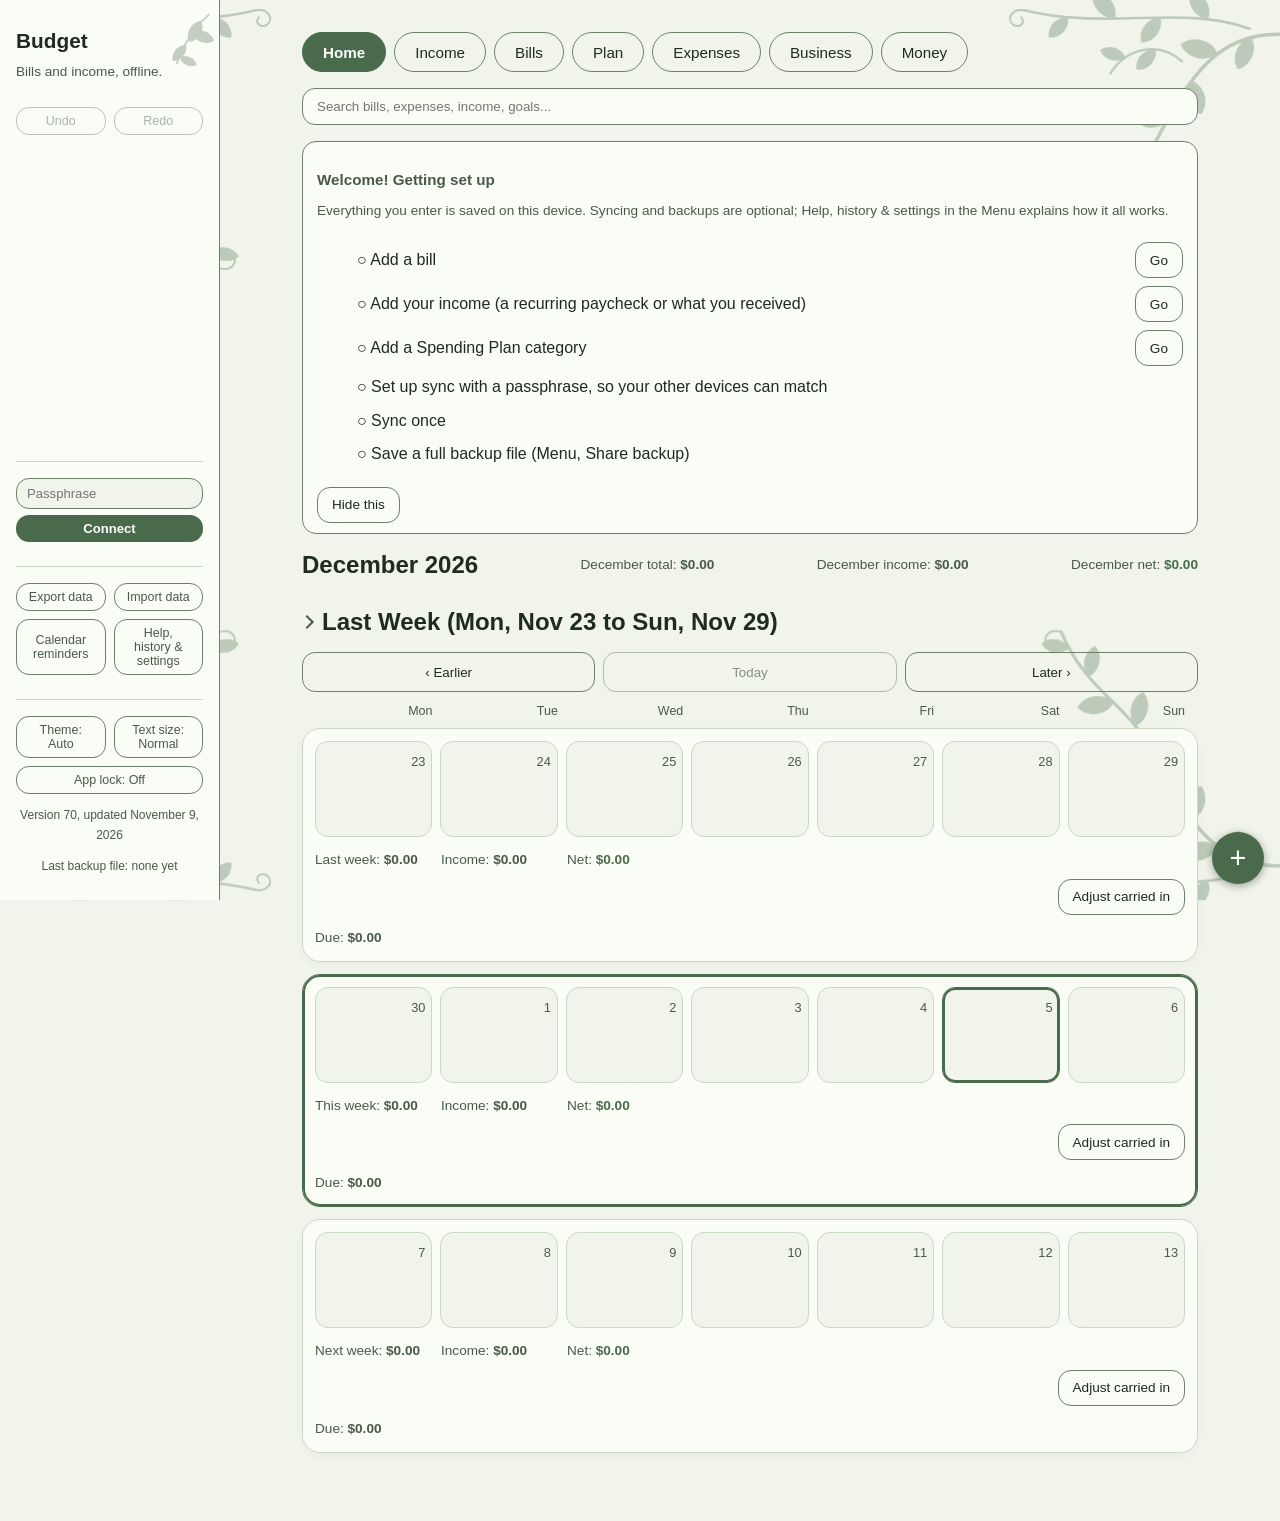
<file: index.html>
<!DOCTYPE html>
<html lang="en">
<head>
<meta charset="UTF-8">
<meta name="viewport" content="width=device-width, initial-scale=1.0">
<title>Budget</title>
<!-- Applies a Light/Dark theme chosen in the Menu before the page paints, so it does not flash. -->
<script>
try { var t = localStorage.getItem('budgetApp.theme.v1'); if (t === 'light' || t === 'dark') document.documentElement.setAttribute('data-theme', t); } catch (e) { /* storage unavailable: follow the device */ }
// The text size chosen in the Menu (Large or Largest) is applied before the page paints too.
try { var sz = localStorage.getItem('budgetApp.textSize.v1'); if (sz === 'large' || sz === 'xlarge') document.documentElement.setAttribute('data-text', sz); } catch (e) { /* storage unavailable: normal size */ }
// If an app lock is set, start locked (the lock screen is shown by CSS until the PIN is entered).
try { if (localStorage.getItem('budgetApp.lock.v1')) document.documentElement.setAttribute('data-locked', '1'); } catch (e) { /* storage unavailable: no lock */ }
</script>
<link rel="stylesheet" href="style.css">
<link rel="manifest" href="manifest.json">
<link rel="icon" type="image/png" href="icons/apple-touch-icon.png">
<link rel="apple-touch-icon" sizes="180x180" href="icons/apple-touch-icon.png">
<meta name="mobile-web-app-capable" content="yes">
<meta name="apple-mobile-web-app-capable" content="yes">
<meta name="apple-mobile-web-app-title" content="Budget">
<meta name="apple-mobile-web-app-status-bar-style" content="black-translucent">
<meta name="theme-color" content="#4A6B4B">
</head>
<body>
<!-- App shell: the Menu (sidebar) on the left, the Budget on the right. -->
<div class="app-shell">
  <!-- Menu: app title, undo/redo, then sync and backup controls. On phones it collapses behind the Menu button. -->
  <nav class="sidebar" id="sidebar-nav-content" aria-label="Menu">
    <div class="sidebar-header">
      <div class="header-title">
        <h1>Budget</h1>
        <p class="tagline">Bills and income, offline.</p>
        <!-- Phones only: the sync state in a few words, filled by updateQuickSync (shown once sync is set up). -->
        <p class="quick-sync-note" id="quick-sync-note" role="status" hidden></p>
      </div>
      <div class="header-actions">
        <!-- Phones only: Sync now without opening the Menu (shown once sync is set up). -->
        <button type="button" id="quick-sync-btn" class="quick-sync-btn" title="Sync now" hidden>Sync</button>
        <button type="button" id="sidebar-toggle" class="sidebar-toggle" aria-expanded="false" aria-controls="sidebar-nav-content">
          <span class="sidebar-toggle-icon" aria-hidden="true"></span>
          Menu
        </button>
      </div>
    </div>
    <!-- Undo/redo for the last add, edit, delete or Mark paid; enabled and labelled by app.js. -->
    <div class="undo-redo-panel">
      <button type="button" id="undo-btn" disabled>Undo</button>
      <button type="button" id="redo-btn" disabled>Redo</button>
    </div>

    <!-- Sync area: status line with Sync now / Change buttons, an unsynced-changes note, and the
         passphrase form shown until sync is set up. Sync only runs when the user asks. -->
    <div class="sync-panel">
      <div class="sync-status" id="sync-status" hidden>
        <span class="sync-status-text" id="sync-status-text" role="status">Sync not set up</span>
        <button type="button" class="sync-change-btn" id="sync-now-btn">Sync now</button>
        <button type="button" class="sync-change-btn" id="sync-change-btn">Change</button>
      </div>
      <p class="sync-pending" id="sync-pending" role="status" hidden></p>
      <div id="sync-setup" hidden>
        <form id="sync-setup-form" class="sync-setup-form">
          <input type="password" id="sync-token-input" placeholder="Passphrase" required aria-label="Sync passphrase">
          <button type="submit">Connect</button>
        </form>
      </div>
    </div>

    <!-- Backup area: export all data to a JSON file, or import one back (import merges, never wipes). -->
    <div class="data-io">
      <div class="data-io-buttons">
        <button type="button" id="export-data-btn" class="data-io-btn">Export data</button>
        <button type="button" id="import-data-btn" class="data-io-btn">Import data</button>
        <!-- Only shown where the browser can share a file (most phones); app.js decides. -->
        <button type="button" id="share-data-btn" class="data-io-btn" hidden>Share backup</button>
        <button type="button" id="calendar-export-btn" class="data-io-btn" title="Download a calendar file with your bills, to add reminders to your phone's calendar">Calendar reminders</button>
        <button type="button" id="more-btn" class="data-io-btn">Help, history &amp; settings</button>
      </div>
      <input type="file" id="import-file-input" accept="application/json,.json" aria-label="Choose a backup file to import" hidden>
      <p class="sync-status-text data-io-status" id="data-io-status" role="status" hidden></p>
      <!-- Check first: what a chosen backup file would do, before anything is saved (showImportPreview). -->
      <div class="import-preview" id="import-preview" hidden>
        <p class="stats-line">Check first: nothing is saved until you tap Import.</p>
        <ul class="flat-list" id="import-preview-list"></ul>
        <button type="button" id="import-preview-btn" class="small-btn">Import</button>
        <button type="button" id="import-cancel-btn" class="small-btn">Cancel</button>
      </div>
    </div>

    <!-- Menu footer: Theme (Auto / Light / Dark), Text size, App lock and Lock now buttons, and the app version; labels filled by app.js. -->
    <div class="data-io">
      <div class="data-io-buttons">
        <button type="button" id="theme-btn" class="data-io-btn">Theme: Auto</button>
        <button type="button" id="text-size-btn" class="data-io-btn">Text size: Normal</button>
        <button type="button" id="lock-btn" class="data-io-btn">App lock: Off</button>
        <button type="button" id="lock-now-btn" class="data-io-btn" hidden>Lock now</button>
      </div>
      <p class="app-version" id="app-version"></p>
      <p class="app-version" id="last-backup"></p>
    </div>
  </nav>

  <!-- Main content: the Budget, which starts with the bills banner and the backup reminders. -->
  <main class="content">
    <!-- The tabs. On a phone this is a bar along the bottom of the screen; on wide screens, pills above the page. -->
    <nav class="tabbar" id="tabbar" aria-label="Sections">
      <button type="button" class="tabbar-btn" data-tab="home" aria-current="page">Home</button>
      <button type="button" class="tabbar-btn" data-tab="income">Income</button>
      <button type="button" class="tabbar-btn" data-tab="bills">Bills</button>
      <button type="button" class="tabbar-btn" data-tab="plan">Plan</button>
      <button type="button" class="tabbar-btn" data-tab="expenses">Expenses</button>
      <button type="button" class="tabbar-btn" data-tab="business">Business</button>
      <button type="button" class="tabbar-btn" data-tab="money">Money</button>
    </nav>

    <!-- The seven tabs live in this section (Home, Income, Bills, Plan, Expenses, Business, Money); showTab shows one and hides the rest
         with the hidden attribute. renderBudget redraws all of them (renderBudgetCalendar, renderPayPeriod,
         renderPaidHistory, renderBudgetList, renderRecurringIncomeList, the income lists, renderPlan, renderGuesses,
         renderGoals and renderExpenses); each tab shows its own part. -->
    <section class="collection" id="budget-collection">
      <!-- Shown while the device has no connection (updateOfflineNote). -->
      <div class="offline-note" id="offline-note" role="status" hidden>You are offline. Everything still works and is saved on this device; Sync waits until you are back online.</div>
      <!-- Shown when a newer copy of the app has been installed in the background; Update now reloads into it. -->
      <div class="reminder-banner update-banner" id="update-banner" role="status" hidden>
        <span class="reminder-banner-text">A new version of Budget is ready.</span>
        <button type="button" id="update-now-btn" class="reminder-banner-btn">Update now</button>
      </div>
      <!-- Banner for bills due within a couple of days or overdue (autopay bills are never counted as overdue); filled by renderReminderBanner. -->
      <div class="reminder-banner" id="reminder-banner" role="status" hidden>
        <span class="reminder-banner-text" id="reminder-banner-text"></span>
        <button type="button" id="reminder-banner-dismiss" class="reminder-banner-btn" aria-label="Dismiss reminder">&times;</button>
        <!-- One Mark paid button per bill listed (the first few); filled by renderReminderBanner. -->
        <div class="reminder-banner-actions" id="reminder-banner-actions"></div>
      </div>

      <!-- Reminders to download a full backup or to sync; filled by renderBackupNotes. -->
      <div id="backup-notes" hidden></div>

      <!-- The tabs. Home: the calendar and its week totals. -->
      <div class="tab-panel" id="tab-home">
        <!-- Search across bills, expenses, income, goals and the rest; each match has a button that opens its tab (renderSearchResults). -->
        <div class="home-search">
          <input type="search" id="global-search-input" autocomplete="off" placeholder="Search bills, expenses, income, goals..." aria-label="Search everything">
          <p class="stats-line" id="search-note" hidden></p>
          <ul class="flat-list" id="search-results"></ul>
        </div>

        <!-- A short list of first steps, shown until every one is done or it is closed on this device (renderSetupChecklist). -->
        <div class="setup-checklist" id="setup-checklist" hidden>
          <h3 class="chart-title">Welcome! Getting set up</h3>
          <p class="stats-line">Everything you enter is saved on this device. Syncing and backups are optional; Help, history &amp; settings in the Menu explains how it all works.</p>
          <ul class="flat-list" id="setup-list"></ul>
          <button type="button" class="small-btn" id="setup-close-btn">Hide this</button>
        </div>
        <div class="collection-toolbar">
          <h2 id="budget-month-label">This month</h2>
          <p class="budget-month-total" id="budget-month-total"></p>
          <p class="budget-month-income-total" id="budget-month-income-total"></p>
          <p class="budget-month-net-total" id="budget-month-net-total"></p>
          <p class="budget-month-spent-total" id="budget-month-spent-total" hidden></p>
          <p class="budget-month-after-spending-total" id="budget-month-after-spending-total" hidden></p>
          <p class="budget-month-left-total" id="budget-month-left-total" hidden></p>
          <p class="budget-month-adjusted" id="budget-month-adjusted" hidden></p>
          <p class="budget-month-adjusted" id="home-week-line" hidden></p>
        </div>

        <!-- Savings goals on Home: each with its progress and a box to add savings in one step (renderGoalsOnHome); the full goal (costs, history, edit) is on the Plan tab. -->
        <div class="home-goals" id="home-goals" hidden>
          <h3 class="chart-title">Savings goals</h3>
          <ul class="card-list flat-list" id="home-goal-list"></ul>
        </div>

        <details class="fold" id="fold-weekly-review">
          <summary class="fold-summary"><h2 id="review-heading">Last Week</h2></summary>
          <ul class="flat-list" id="review-list"></ul>
        </details>

        <!-- Slide the three weeks shown earlier or later; Today brings them back (the totals above stay this month's). -->
        <div class="calendar-nav">
          <button type="button" class="calendar-nav-btn" id="calendar-prev" aria-label="Show earlier weeks">&lsaquo; Earlier</button>
          <button type="button" class="calendar-nav-btn" id="calendar-today" disabled>Today</button>
          <button type="button" class="calendar-nav-btn" id="calendar-next" aria-label="Show later weeks">Later &rsaquo;</button>
        </div>

        <div class="budget-calendar" id="budget-calendar">
          <div class="budget-weekday-row">
            <span>Mon</span><span>Tue</span><span>Wed</span><span>Thu</span>
            <span>Fri</span><span>Sat</span><span>Sun</span>
          </div>
        </div>

      </div>

      <!-- Income: the current pay period, income received, projected income, and the recurring income sources.
           The Today buttons: data-date-input names the date box each one fills (wired in app.js). Date boxes accept
           the years 1990-2100, so a mistyped year is refused (isReasonableDateKey). -->
      <div class="tab-panel" id="tab-income" hidden>
        <details class="fold" id="fold-pay-period" open>
          <summary class="fold-summary"><h2>Current Pay Period</h2></summary>
          <form id="payday-settings-form" class="add-form">
            <label class="date-field">A recent payday
              <input type="date" id="payday-date-input" min="1990-01-01" max="2100-12-31" aria-label="A recent payday">
            </label>
            <select id="payday-frequency-input" aria-label="Pay frequency">
              <option value="weekly">Weekly</option>
              <option value="biweekly" selected>Biweekly</option>
              <option value="monthly">Monthly</option>
            </select>
            <button type="submit">Save</button>
          </form>
          <!-- Says where the payday schedule came from when it was taken from Recurring Income; filled by renderPayPeriod. -->
          <p class="stats-line" id="pay-period-source" hidden></p>
          <p class="stats-line" id="pay-period-summary"></p>
          <p class="stats-line" id="pay-period-income-total"></p>
          <p class="stats-line" id="pay-period-net-total"></p>
          <p class="stats-line" id="pay-period-spent-total" hidden></p>
          <p class="stats-line" id="pay-period-after-spending-total" hidden></p>
          <p class="stats-line" id="pay-period-next"></p>
          <p class="stats-line" id="pay-period-left"></p>
          <ul class="card-list flat-list" id="pay-period-bills-list"></ul>
          <p class="empty-state" id="pay-period-empty-state" hidden>No bills due in this pay period.</p>
        </details>

        <details class="fold" id="fold-received-income" open>
          <summary class="fold-summary"><h2>Income Received</h2></summary>
          <p class="stats-line">Extra income you actually received (a refund, a side payment); regular paychecks go in Recurring Income below. Each day holds one entry per source. It counts in that week's and month's Income and Net, and replaces any projection for the same day.</p>
          <!-- One tap adds a repeat amount from a source for today (renderIncomeQuickAdd). -->
          <div class="income-quick" id="income-quick" hidden>
            <p class="stats-line">Quick Add for today:</p>
            <div id="income-quick-list"></div>
          </div>
          <form id="received-income-add-form" class="add-form add-form-stacked">
            <label class="date-field">Date
              <input type="date" id="received-income-date-input" min="1990-01-01" max="2100-12-31" required aria-label="Date the income was received">
            </label>
            <button type="button" class="today-btn" data-date-input="received-income-date-input">Today</button>
            <input type="number" inputmode="decimal" step="any" id="received-income-amount-input" placeholder="Amount received" required aria-label="Amount received">
            <input type="text" id="received-income-source-input" list="income-source-options" maxlength="60" placeholder="Source (choose or type, optional)" autocomplete="off" aria-label="Source of the income">
            <p class="form-error" id="received-income-form-error" hidden></p>
            <button type="submit">Add income</button>
          </form>
          <ul class="card-list flat-list" id="received-income-list"></ul>
          <p class="empty-state" id="received-income-empty-state" hidden>No income entered yet. <button type="button" class="small-btn empty-add" data-add-tab="income" data-add-target="received-income-amount-input">Add one now</button></p>
        </details>

        <details class="fold" id="fold-projected-income" open>
          <summary class="fold-summary"><h2>Projected Income</h2></summary>
          <p class="stats-line">Money you expect to receive on a day, for today or later. It shows in that week's Projected lines until you enter real income for the day.</p>
          <form id="projected-income-add-form" class="add-form add-form-stacked">
            <label class="date-field">Date
              <input type="date" id="projected-income-date-input" min="1990-01-01" max="2100-12-31" required aria-label="Date of the projected income">
            </label>
            <button type="button" class="today-btn" data-date-input="projected-income-date-input">Today</button>
            <input type="number" inputmode="decimal" step="any" id="projected-income-amount-input" placeholder="Amount you expect" required aria-label="Projected amount">
            <input type="text" id="projected-income-source-input" list="income-source-options" maxlength="60" placeholder="Source (choose or type, optional)" autocomplete="off" aria-label="Source of the projected income">
            <p class="form-error" id="projected-income-form-error" hidden></p>
            <button type="submit">Add projected income</button>
          </form>
          <p class="stats-line" id="projected-income-summary"></p>
          <ul class="card-list flat-list" id="projected-income-list"></ul>
          <p class="empty-state" id="projected-income-empty-state" hidden>No projected income coming up.</p>
        </details>

        <details class="fold" id="fold-planner">
          <summary class="fold-summary"><h2>Paycheck Planner</h2></summary>
          <p class="stats-line">How one paycheck could be divided until the next one: the bills that come due, your Spending Plan for those days, and what to put toward savings goals that have a date. What is left is yours.</p>
          <select id="planner-source-input" aria-label="Which paycheck to plan"></select>
          <p class="stats-line" id="planner-note"></p>
          <ul class="flat-list" id="planner-list"></ul>
        </details>

        <details class="fold" id="fold-recurring-income" open>
          <summary class="fold-summary"><h2>Recurring Income</h2></summary>
          <form id="recurring-income-add-form" class="add-form add-form-stacked">
            <input type="text" id="recurring-income-name-input" placeholder="Source name (e.g. Paycheck)" required aria-label="Income source name">
            <input type="number" inputmode="decimal" id="recurring-income-amount-input" placeholder="Amount" min="0.01" step="0.01" required aria-label="Income amount">
            <label class="date-field">First occurrence
              <input type="date" id="recurring-income-startdate-input" min="1990-01-01" max="2100-12-31" required aria-label="First occurrence date">
            </label>
            <select id="recurring-income-frequency-input" aria-label="Frequency">
              <option value="biweekly">Biweekly</option>
              <option value="weekly">Weekly</option>
              <option value="monthly">Monthly</option>
              <option value="yearly">Yearly</option>
            </select>
            <!-- When the income stops (a contract or a job that ends): a last date, or a number of payments that works the date out. -->
            <label class="date-field">Last payday (optional)
              <input type="date" id="recurring-income-enddate-input" min="1990-01-01" max="2100-12-31" aria-label="Last payday">
            </label>
            <input type="number" inputmode="numeric" id="recurring-income-payments-input" min="1" max="999" step="1" placeholder="Or the number of paydays (optional)" aria-label="Number of paydays">
            <input type="text" id="recurring-income-category-input" placeholder="Category (optional)" aria-label="Income category">
            <p class="form-error" id="recurring-income-form-error" hidden></p>
            <button type="submit">Add recurring income</button>
          </form>
          <ul class="card-list flat-list" id="recurring-income-list"></ul>
          <p class="empty-state" id="recurring-income-empty-state" hidden>No recurring income sources yet. <button type="button" class="small-btn empty-add" data-add-tab="income" data-add-target="recurring-income-name-input">Add one now</button></p>
        </details>
      </div>

      <!-- Plan: estimated spending per category (weekly or monthly, business or personal) with weekly and monthly totals,
           then expected one-time costs and savings goals. -->
      <div class="tab-panel" id="tab-plan" hidden>
        <details class="fold" id="fold-plan" open>
          <summary class="fold-summary"><h2>Spending Plan</h2></summary>
          <p class="stats-line">Your estimated spending by category. Each amount is kept in the way you entered it (weekly or monthly) and the other view is worked out from it: weekly &times; 52 &divide; 12 for a month, monthly &times; 12 &divide; 52 for a week. These are estimates, so edit them whenever you have real numbers.</p>
          <label class="check-field"><input type="checkbox" id="plan-scenario-input"> What-if: use each category's what-if amount</label>
          <p class="stats-line" id="plan-total-line"></p>
          <p class="stats-line" id="plan-split-line"></p>
          <p class="stats-line" id="plan-scenario-line"></p>
          <ul class="card-list flat-list" id="plan-list"></ul>
          <p class="sync-status" id="plan-status" hidden></p>
          <p class="empty-state" id="plan-empty-state" hidden>No categories yet. Add one below. <button type="button" class="small-btn empty-add" data-add-tab="plan" data-add-target="plan-name-input">Add one now</button></p>
          <form id="plan-add-form" class="add-form add-form-stacked">
            <input type="text" id="plan-name-input" maxlength="60" placeholder="Category (e.g. Groceries)" required aria-label="Category name">
            <input type="number" inputmode="decimal" id="plan-amount-input" placeholder="Amount" min="0.01" step="0.01" required aria-label="Amount">
            <select id="plan-frequency-input" aria-label="Amount is per">
              <option value="weekly">Per week</option>
              <option value="monthly">Per month</option>
            </select>
            <select id="plan-type-input" aria-label="Business or personal">
              <option value="personal">Personal</option>
              <option value="business">Business</option>
            </select>
            <input type="number" inputmode="decimal" id="plan-alt-input" placeholder="What-if amount (optional, same period)" min="0" step="0.01" aria-label="What-if amount">
            <input type="text" id="plan-notes-input" maxlength="500" placeholder="Notes (optional)" aria-label="Notes">
            <label class="check-field"><input type="checkbox" id="plan-rollover-input"> Carry unspent money forward to the next period</label>
            <p class="form-error" id="plan-form-error" hidden></p>
            <button type="submit">Add category</button>
          </form>
        </details>

        <details class="fold" id="fold-guess" open>
          <summary class="fold-summary"><h2>Expected One-Time Costs</h2></summary>
          <p class="stats-line">Guesses for things you expect to pay in a certain month, like car maintenance. This month's guesses come off "left after plan" on Home. Replace a guess with the real number once you know it.</p>
          <p class="stats-line" id="guess-total-line"></p>
          <ul class="card-list flat-list" id="guess-list"></ul>
          <p class="empty-state" id="guess-empty-state" hidden>No expected costs yet. Add one below. <button type="button" class="small-btn empty-add" data-add-tab="plan" data-add-target="guess-name-input">Add one now</button></p>
          <form id="guess-add-form" class="add-form add-form-stacked">
            <input type="text" id="guess-name-input" maxlength="60" placeholder="What for (e.g. Car maintenance)" required aria-label="What the cost is for">
            <input type="number" inputmode="decimal" id="guess-amount-input" placeholder="Estimated amount" min="0.01" step="0.01" required aria-label="Estimated amount">
            <label class="date-field">Month
              <input type="month" id="guess-month-input" min="1990-01" max="2100-12" required aria-label="Month you expect it">
            </label>
            <input type="text" id="guess-notes-input" maxlength="500" placeholder="Notes (optional)" aria-label="Notes">
            <p class="form-error" id="guess-form-error" hidden></p>
            <button type="submit">Add expected cost</button>
          </form>
        </details>

        <details class="fold" id="fold-goals" open>
          <summary class="fold-summary"><h2>Savings Goals</h2></summary>
          <p class="stats-line">Save up for a large purchase. Add a goal with a target (and a date if you have one), then record each amount you put aside. With a date, the goal shows what to set aside per month to get there.</p>
          <ul class="card-list flat-list" id="goal-list"></ul>
          <p class="empty-state" id="goal-empty-state" hidden>No savings goals yet. Add one below. <button type="button" class="small-btn empty-add" data-add-tab="plan" data-add-target="goal-name-input">Add one now</button></p>
          <form id="goal-add-form" class="add-form add-form-stacked">
            <input type="text" id="goal-name-input" maxlength="60" placeholder="Saving for (e.g. New laptop)" required aria-label="What you are saving for">
            <input type="number" inputmode="decimal" id="goal-target-input" placeholder="Target amount (or split into costs after adding)" min="0.01" step="0.01" required aria-label="Target amount">
            <label class="date-field">Target date (optional)
              <input type="date" id="goal-date-input" min="1990-01-01" max="2100-12-31" aria-label="Target date">
            </label>
            <input type="text" id="goal-notes-input" maxlength="500" placeholder="Notes (optional)" aria-label="Notes">
            <p class="form-error" id="goal-form-error" hidden></p>
            <button type="submit">Add goal</button>
          </form>
        </details>
      </div>

      <!-- Expenses: log what you actually spent, compared with the Spending Plan. -->
      <div class="tab-panel" id="tab-expenses" hidden>
        <details class="fold" id="fold-expense-quick" open>
          <summary class="fold-summary"><h2>Quick Add</h2></summary>
          <p class="stats-line">One tap logs a repeat amount for today. Each category shows the last few different amounts you logged for it.</p>
          <div class="expense-quick-tools">
            <button type="button" class="small-btn" id="expense-quick-edit-btn">Edit amounts</button>
            <button type="button" class="small-btn" id="expense-quick-reset-btn" hidden>Show hidden amounts</button>
          </div>
          <div id="expense-quick-list"></div>
          <p class="empty-state" id="expense-quick-empty" hidden>Log an expense below once and its amounts show up here.</p>
        </details>

        <details class="fold" id="fold-expense-log" open>
          <summary class="fold-summary"><h2>Log an Expense</h2></summary>
          <form id="expense-add-form" class="add-form add-form-stacked">
            <label class="date-field">Date
              <input type="date" id="expense-date-input" min="1990-01-01" max="2100-12-31" required aria-label="Date of the expense">
            </label>
            <button type="button" class="today-btn" data-date-input="expense-date-input">Today</button>
            <input type="number" inputmode="decimal" id="expense-amount-input" placeholder="Amount spent" min="0.01" step="0.01" required aria-label="Amount spent">
            <select id="expense-category-input" aria-label="Spending Plan category"></select>
            <input type="text" id="expense-notes-input" maxlength="200" placeholder="Note (optional, e.g. where)" aria-label="Note">
            <label class="check-field"><input type="checkbox" id="expense-mom-input"> Paid by Mom (it does not come out of my money)</label>
            <p class="form-error" id="expense-form-error" hidden></p>
            <button type="submit">Add expense</button>
          </form>
        </details>

        <details class="fold" id="fold-expense-repeat" open>
          <summary class="fold-summary"><h2>Repeating Expenses</h2></summary>
          <p class="stats-line">Costs that come around again, like a weekly coffee run or a monthly top-up. When one is due, tap Log it to record it (or Skip), so nothing logs itself by mistake.</p>
          <ul class="card-list flat-list" id="repeat-due-list"></ul>
          <ul class="card-list flat-list" id="repeat-list"></ul>
          <p class="empty-state" id="repeat-empty-state" hidden>No repeating expenses yet. Add one below. <button type="button" class="small-btn empty-add" data-add-tab="expenses" data-add-target="repeat-amount-input">Add one now</button></p>
          <form id="repeat-add-form" class="add-form add-form-stacked">
            <select id="repeat-category-input" aria-label="Spending Plan category"></select>
            <input type="number" inputmode="decimal" id="repeat-amount-input" placeholder="Amount each time" min="0.01" step="0.01" required aria-label="Amount each time">
            <select id="repeat-frequency-input" aria-label="How often">
              <option value="weekly">Every week</option>
              <option value="biweekly">Every 2 weeks</option>
              <option value="monthly">Every month</option>
            </select>
            <label class="date-field">First date
              <input type="date" id="repeat-start-input" min="1990-01-01" max="2100-12-31" required aria-label="First date it comes due">
            </label>
            <button type="button" class="today-btn" data-date-input="repeat-start-input">Today</button>
            <input type="text" id="repeat-notes-input" maxlength="200" placeholder="Note (optional)" aria-label="Note">
            <p class="form-error" id="repeat-form-error" hidden></p>
            <button type="submit">Add repeating expense</button>
          </form>
          <!-- Shown after adding a repeating expense or tapping its Add to bills button: offers to put it on the Bills list. -->
          <div id="repeat-bill-prompt" hidden>
            <p class="stats-line" id="repeat-bill-question"></p>
            <form class="add-form" id="repeat-bill-form">
              <label class="date-field">First bill date
                <input type="date" id="repeat-bill-date" min="1990-01-01" max="2100-12-31" aria-label="First bill date">
              </label>
              <button type="submit">Yes, add it</button>
              <button type="button" id="repeat-bill-no">No</button>
            </form>
            <p class="form-error" id="repeat-bill-error" hidden></p>
          </div>
        </details>

        <details class="fold" id="fold-expense-shops">
          <summary class="fold-summary"><h2>Where It Goes</h2></summary>
          <p class="stats-line">This month's biggest shops (from the notes on your expenses, which a Chase import fills in), and any category running well above its usual.</p>
          <ul class="flat-list" id="unusual-list"></ul>
          <ul class="flat-list" id="shop-list"></ul>
          <p class="empty-state" id="shop-empty" hidden>No expenses with a note this month yet.</p>
        </details>

        <details class="fold" id="fold-expense-bank">
          <summary class="fold-summary"><h2>Import from Chase</h2></summary>
          <p class="stats-line">Download your transactions from Chase as a CSV file (sign in to Chase, open the account, choose Download account activity, then CSV) and pick the file here. It is read on this device and never sent anywhere. Money going out is listed so you can give each row a category, and money coming in so you can give each deposit an income source.</p>
          <h3 class="chart-title">Rules</h3>
          <p class="stats-line">A rule gives a category to every row whose description contains some text (for example SHELL means Gas), ahead of what was chosen last time.</p>
          <ul class="card-list flat-list" id="bank-rule-list"></ul>
          <form id="bank-rule-add-form" class="add-form add-form-stacked">
            <input type="text" id="bank-rule-text" maxlength="60" placeholder="Description contains (e.g. SHELL)" required aria-label="Text the description contains">
            <select id="bank-rule-category" aria-label="Category for this rule"></select>
            <p class="form-error" id="bank-rule-error" hidden></p>
            <button type="submit">Add rule</button>
          </form>
          <input type="file" id="bank-file-input" aria-label="Bank transactions file (CSV, text, QFX/OFX or PDF)">
          <label class="stats-line" for="bank-paste-input">Or paste the text copied from a statement (open the PDF, select all, copy):</label>
          <textarea id="bank-paste-input" class="bank-paste" rows="4" aria-label="Text copied from a bank statement"></textarea>
          <button type="button" class="small-btn" id="bank-paste-btn">Read pasted text</button>
          <p class="stats-line" id="bank-summary"></p>
          <div class="bank-bulk" id="bank-balance" hidden>
            <span id="bank-balance-text"></span>
            <select id="bank-balance-account" aria-label="Account to set to this balance"></select>
            <button type="button" class="small-btn" id="bank-balance-btn">Set this account's balance</button>
          </div>
          <div class="bank-bulk" id="bank-bulk" hidden>
            <select id="bank-bulk-category" aria-label="Category for every row that has none"></select>
            <button type="button" class="small-btn" id="bank-bulk-btn">Put every row without a category in this one</button>
          </div>
          <ul class="card-list flat-list" id="bank-list"></ul>
          <h3 class="chart-title" id="bank-income-heading" hidden>Money in</h3>
          <div class="bank-bulk" id="bank-bulk-source-row" hidden>
            <input type="text" id="bank-bulk-source" maxlength="60" list="income-source-options" autocomplete="off" placeholder="Income source (e.g. Paycheck)" aria-label="Income source for every deposit that has none">
            <button type="button" class="small-btn" id="bank-bulk-source-btn">Use this source for every deposit without one</button>
          </div>
          <ul class="card-list flat-list" id="bank-income-list"></ul>
          <button type="button" id="bank-import-btn" hidden disabled>Choose a category or source for at least one row</button>
          <button type="button" class="small-btn" id="bank-undo-btn" hidden>Undo this import</button>
          <p class="sync-status" id="bank-status" hidden></p>
          <!-- Shown when a file's columns are not ones the app knows: pick which column is which (remembered for that bank). -->
          <div class="bank-map" id="bank-map" hidden>
            <p class="stats-line">Choose which column holds each thing in this file:</p>
            <label>Date <select id="bank-map-date"></select></label>
            <label>Description <select id="bank-map-desc"></select></label>
            <label>Amount <select id="bank-map-amount"></select></label>
            <label class="check-field"><input type="checkbox" id="bank-map-invert"> Spending shows as positive numbers</label>
            <button type="button" class="small-btn" id="bank-map-btn">Use these columns</button>
          </div>
        </details>

        <details class="fold" id="fold-expense-summary" open>
          <summary class="fold-summary"><h2>Spent vs Plan</h2></summary>
          <p class="stats-line" id="expense-total-line"></p>
          <p class="stats-line" id="mom-line" hidden></p>
          <ul class="card-list flat-list" id="expense-summary-list"></ul>
          <p class="empty-state" id="expense-summary-empty" hidden>Add categories on the Plan tab, then log expenses against them.</p>
        </details>

        <details class="fold" id="fold-expense-charts">
          <summary class="fold-summary"><h2>Charts</h2></summary>
          <h3 class="chart-title">This month by category</h3>
          <ul class="chart-rows" id="expense-month-chart"></ul>
          <p class="empty-state" id="expense-month-chart-empty" hidden>Nothing spent this month yet.</p>
          <h3 class="chart-title">Last 8 weeks</h3>
          <ol class="chart-columns" id="expense-week-chart"></ol>
        </details>

        <details class="fold" id="fold-expense-recent" open>
          <summary class="fold-summary"><h2>Recent Expenses</h2></summary>
          <div class="expense-filters">
            <select id="expense-filter-category" aria-label="Show category"></select>
            <label class="date-field">From
              <input type="date" id="expense-filter-from" aria-label="Show expenses from this date">
            </label>
            <label class="date-field">To
              <input type="date" id="expense-filter-to" aria-label="Show expenses up to this date">
            </label>
            <input type="search" id="expense-filter-search" placeholder="Search notes" aria-label="Search expense notes">
            <button type="button" class="small-btn" id="expense-filter-clear">Clear</button>
          </div>
          <p class="stats-line" id="expense-filter-total"></p>
          <ul class="card-list flat-list" id="expense-list"></ul>
          <p class="stats-line" id="expense-list-note" hidden></p>
          <p class="empty-state" id="expense-empty-state" hidden>No expenses logged yet. <button type="button" class="small-btn empty-add" data-add-tab="expenses" data-add-target="expense-amount-input">Add one now</button></p>
        </details>
      </div>

      <!-- Business: the bills you pay personally for the business. -->
      <div class="tab-panel" id="tab-business" hidden>
        <details class="fold" id="fold-business-bills" open>
          <summary class="fold-summary"><h2>Business Bills</h2></summary>
          <p class="stats-line">The bills you pay yourself for the business (tick Business when you add or edit a bill): what they cost in an average month, and what is due next. They are ordinary bills everywhere else, so the calendar, the forecast and your totals count them.</p>
          <p class="stats-line" id="business-bill-line"></p>
          <ul class="card-list flat-list" id="business-bill-list"></ul>
          <p class="empty-state" id="business-bill-empty" hidden>No business bills yet. Tick Business on a bill. <button type="button" class="small-btn empty-add" data-add-tab="bills" data-add-target="budget-name-input" data-also="budget-business-input">Add one now</button></p>
        </details>

      </div>

      <!-- Money: accounts and net worth, debt payoff, a cash-flow forecast, month-by-month trends and subscriptions. -->
      <div class="tab-panel" id="tab-money" hidden>
        <details class="fold" id="fold-accounts" open>
          <summary class="fold-summary"><h2>Accounts &amp; Net Worth</h2></summary>
          <p class="stats-line">What you have in each account and what you owe. Edit an account to change its balance whenever you like: each change is kept as a dated entry, so net worth over time builds up. Net worth is what you have minus what you owe.</p>
          <p class="stats-line" id="networth-line"></p>
          <ul class="card-list flat-list" id="account-list"></ul>
          <p class="empty-state" id="account-empty" hidden>No accounts yet. Add one below. <button type="button" class="small-btn empty-add" data-add-tab="money" data-add-target="account-name-input">Add one now</button></p>
          <ul class="flat-list" id="networth-history"></ul>
          <form id="account-add-form" class="add-form add-form-stacked">
            <input type="text" id="account-name-input" maxlength="60" placeholder="Account (e.g. Checking, Car loan)" required aria-label="Account name">
            <select id="account-kind-input" aria-label="Something you have or something you owe">
              <option value="asset">You have this (checking, savings...)</option>
              <option value="debt">You owe this (loan, credit card...)</option>
            </select>
            <input type="number" inputmode="decimal" id="account-balance-input" step="0.01" placeholder="Balance now" required aria-label="Balance now">
            <input type="number" inputmode="decimal" id="account-apr-input" min="0" max="100" step="0.01" placeholder="Interest rate % (debts, optional)" aria-label="Interest rate percent">
            <input type="number" inputmode="decimal" id="account-payment-input" min="0" step="0.01" placeholder="Monthly payment (debts, optional)" aria-label="Monthly payment">
            <p class="form-error" id="account-form-error" hidden></p>
            <button type="submit">Add account</button>
          </form>
          <!-- Shown after adding a debt that has a monthly payment: offers to add that payment to the Bills list. -->
          <div id="debt-bill-prompt" hidden>
            <p class="stats-line" id="debt-bill-question"></p>
            <form class="add-form" id="debt-bill-form">
              <label class="date-field">Next payment date
                <input type="date" id="debt-bill-date" min="1990-01-01" max="2100-12-31" aria-label="Next payment date">
              </label>
              <button type="submit">Yes, add it</button>
              <button type="button" id="debt-bill-no">No</button>
            </form>
            <p class="form-error" id="debt-bill-error" hidden></p>
          </div>
        </details>

        <details class="fold" id="fold-debts" open>
          <summary class="fold-summary"><h2>Debt Payoff</h2></summary>
          <p class="stats-line">When each debt is paid off at its monthly payment, and about how much interest that costs. Type an extra amount to see what paying more would change, or use Pay extra on a debt to take an extra payment off what you owe. To pay a different amount on a chosen day (this month or later), use Change that payment.</p>
          <input type="number" inputmode="decimal" id="debt-extra-input" min="0" step="0.01" placeholder="Extra per month (optional)" aria-label="Extra amount to pay each month">
          <ul class="card-list flat-list" id="debt-list"></ul>
          <p class="empty-state" id="debt-empty" hidden>No debts with a balance. Add an account you owe above.</p>
        </details>

        <details class="fold" id="fold-forecast" open>
          <summary class="fold-summary"><h2>Cash-Flow Forecast</h2></summary>
          <p class="stats-line">The weeks ahead from your recurring income, bills, Spending Plan and expected one-time costs, starting from what your asset accounts hold. This week counts only from today.</p>
          <select id="forecast-weeks-input" aria-label="How many weeks to show">
            <option value="4">Next 4 weeks</option>
            <option value="8" selected>Next 8 weeks</option>
            <option value="12">Next 12 weeks</option>
          </select>
          <p class="stats-line" id="forecast-note"></p>
          <ul class="card-list flat-list" id="forecast-list"></ul>
        </details>

        <details class="fold" id="fold-trends">
          <summary class="fold-summary"><h2>Trends</h2></summary>
          <p class="stats-line">The last twelve months: what came in, what the bills took, what you spent and saved, and what was left. The bar shows bills plus spending against the busiest month.</p>
          <p class="stats-line" id="trend-year-line"></p>
          <ul class="card-list flat-list" id="trend-list"></ul>
        </details>

        <details class="fold" id="fold-report">
          <summary class="fold-summary"><h2>Printable Report</h2></summary>
          <p class="stats-line">A one-page summary of a period (income, bills, spending by category, business and personal, savings, net worth) to print or save as a PDF from your phone's print screen.</p>
          <select id="report-period-input" aria-label="Period for the report"></select>
          <button type="button" id="report-btn">Open the report to print</button>
        </details>

        <details class="fold" id="fold-subscriptions">
          <summary class="fold-summary"><h2>Subscriptions &amp; Repeating Bills</h2></summary>
          <p class="stats-line">Every repeating bill with what it costs in an average month and a year, biggest first. A bill that costs more (or less) than the first time you paid it is flagged.</p>
          <p class="stats-line" id="subs-total-line"></p>
          <ul class="card-list flat-list" id="subs-list"></ul>
          <p class="empty-state" id="subs-empty" hidden>No repeating bills yet.</p>
          <h3 class="chart-title" id="setaside-heading" hidden>Set aside for yearly bills</h3>
          <p class="stats-line" id="setaside-line"></p>
          <ul class="card-list flat-list" id="setaside-list"></ul>
        </details>
      </div>

      <!-- Help, history and settings: not in the tab bar; the Menu's button opens it (renderMore). -->
      <div class="tab-panel" id="tab-more" hidden>
        <button type="button" class="small-btn" id="more-back-btn">Back to Home</button>

        <details class="fold" id="fold-settings-check" open>
          <summary class="fold-summary"><h2>Settings Check</h2></summary>
          <p class="stats-line">What is on and what is off.</p>
          <ul class="flat-list plain-list" id="settings-check-list"></ul>
        </details>

        <details class="fold" id="fold-whatsnew" open>
          <summary class="fold-summary"><h2>What's New</h2></summary>
          <ul class="flat-list" id="whatsnew-list"></ul>
        </details>

        <details class="fold" id="fold-history">
          <summary class="fold-summary"><h2>History</h2></summary>
          <p class="stats-line">Your recent changes, newest first. Undo and Redo are in the Menu, and the bar at the bottom after a delete.</p>
          <ul class="flat-list" id="history-list"></ul>
          <p class="empty-state" id="history-empty" hidden>Nothing has been changed since the app was opened.</p>
        </details>

        <details class="fold" id="fold-deleted">
          <summary class="fold-summary"><h2>Recently Deleted</h2></summary>
          <p class="stats-line">Anything you deleted in the last two months, with a button to bring it back.</p>
          <ul class="flat-list" id="deleted-list"></ul>
          <p class="empty-state" id="deleted-empty" hidden>Nothing was deleted lately.</p>
        </details>

        <details class="fold" id="fold-help">
          <summary class="fold-summary"><h2>Help</h2></summary>
          <h3 class="chart-title">Getting started</h3>
          <p class="stats-line">Add a bill on the Bills tab, your paycheck under Recurring Income on the Income tab, and a few categories on the Plan tab. The Home tab then shows your weeks, what is left, and your savings goals.</p>
          <h3 class="chart-title">Your data</h3>
          <p class="stats-line">Everything is saved on this device. Sync (in the Menu) is optional and copies your data to your other devices through your own server; the server forgets it when it restarts, so your devices keep the real copy. Export or Share backup saves a file you can keep, and Import checks a file before it adds anything: it never replaces newer work or brings back something you deleted.</p>
          <h3 class="chart-title">Mistakes</h3>
          <p class="stats-line">Undo (and Redo) are in the Menu, and a bar with Undo appears after a delete. Recently Deleted on this page brings back anything deleted in the last two months.</p>
          <h3 class="chart-title">On your phone</h3>
          <p class="stats-line">Open the site in your phone's browser and choose Add to Home Screen. After the first visit it works with no connection. When a new version is ready a bar says so: tap Update now.</p>
          <h3 class="chart-title">Privacy</h3>
          <p class="stats-line">Nothing is sent anywhere except when you tap Sync, and then only to your own server. A bank file you import is read on this device only. App lock in the Menu hides everything behind a PIN.</p>
        </details>
      </div>

      <!-- Bills: the unpaid total, the bills list with its Add bill form, then Paid History. -->
      <div class="tab-panel" id="tab-bills" hidden>
        <p class="stats-line" id="budget-stats"></p>

        <div class="collection-toolbar">
          <h2>Bills</h2>
          <input type="search" id="budget-search-input" placeholder="Search bills…" aria-label="Search bills">
          <select id="budget-sort-input" aria-label="Sort bills">
            <option value="due_date_asc">Sort: Due Date (Soonest first)</option>
            <option value="due_date_desc">Sort: Due Date (Latest first)</option>
            <option value="name_asc">Sort: Name (A–Z)</option>
            <option value="amount_desc">Sort: Amount (High to Low)</option>
            <option value="amount_asc">Sort: Amount (Low to High)</option>
          </select>
          <!-- Shows only bills that are overdue or due within two weeks. -->
          <button type="button" class="chip" id="budget-soon-filter" aria-pressed="false">Due in the next 2 weeks</button>
        </div>

        <form id="budget-add-form" class="add-form add-form-stacked">
          <!-- A title and a Cancel button that only show when the form is open as a phone sheet. -->
          <h3 class="add-form-title">Add a bill</h3>
          <input type="text" id="budget-name-input" placeholder="Bill name" required aria-label="Bill name">
          <input type="number" inputmode="decimal" id="budget-amount-input" placeholder="Amount" min="0.01" step="0.01" required aria-label="Bill amount">
          <label class="date-field">Due date
            <input type="date" id="budget-duedate-input" min="1990-01-01" max="2100-12-31" required aria-label="Due date">
          </label>
          <select id="budget-frequency-input" aria-label="Frequency">
            <option value="monthly">Monthly</option>
            <option value="weekly">Weekly</option>
            <option value="biweekly">Biweekly</option>
            <option value="yearly">Yearly</option>
            <option value="custom">Custom (every X weeks or months)</option>
            <option value="one_time">One-time (no recurrence)</option>
          </select>
          <!-- Shown only while Custom is chosen (see syncCustomRepeat). -->
          <div class="custom-repeat" hidden>
            <label>Repeat every <input type="number" inputmode="numeric" id="budget-every-input" min="1" max="99" step="1" value="6" aria-label="Repeat every how many"></label>
            <select id="budget-unit-input" aria-label="Weeks or months">
              <option value="weeks">weeks</option>
              <option value="months">months</option>
            </select>
          </div>
          <input type="text" id="budget-category-input" list="category-options" autocomplete="off" placeholder="Category (optional)" aria-label="Bill category">
          <label class="check-field"><input type="checkbox" id="budget-autopay-input"> Pays automatically (autopay)</label>
          <label class="check-field"><input type="checkbox" id="budget-business-input"> Business bill (shows on the Business tab)</label>
          <!-- When a repeating bill stops (a loan or a payment plan): a last payment date, or a number of payments that works the date out. -->
          <label class="date-field">Last payment date (optional)
            <input type="date" id="budget-enddate-input" min="1990-01-01" max="2100-12-31" aria-label="Last payment date">
          </label>
          <input type="number" inputmode="numeric" id="budget-payments-input" min="1" max="999" step="1" placeholder="Or the number of payments (optional)" aria-label="Number of payments">
          <!-- Offered only for a repeating bill with a due date in the past (see updateCaughtUpOption). -->
          <label class="check-field" id="budget-caughtup-field" hidden><input type="checkbox" id="budget-caughtup-input" checked> I'm caught up: mark the dates before today as paid</label>
          <p class="form-error" id="budget-form-error" hidden></p>
          <button type="submit">Add bill</button>
          <button type="button" class="add-form-cancel">Cancel</button>
        </form>

        <!-- The categories already in use, offered as the person types in a category box (filled by renderCategoryOptions). -->
        <datalist id="category-options"></datalist>

        <div class="chip-row" id="budget-category-filters"></div>

        <ul class="card-list flat-list" id="budget-list"></ul>

        <p class="empty-state" id="budget-empty-state" hidden>No bills yet — add your first one above. <button type="button" class="small-btn empty-add" data-add-tab="bills" data-add-target="budget-name-input">Add one now</button></p>
        <p class="empty-state" id="budget-filter-empty" hidden>No bills are overdue or due in the next two weeks.</p>

        <details class="fold" id="fold-paid-history">
          <summary class="fold-summary"><h2>Paid History</h2></summary>
          <div class="collection-toolbar">
            <button type="button" class="paid-history-nav" id="paid-history-prev" aria-label="Previous month">&lsaquo;</button>
            <span class="paid-history-label" id="paid-history-label"></span>
            <button type="button" class="paid-history-nav" id="paid-history-next" aria-label="Next month">&rsaquo;</button>
          </div>
          <ul class="card-list flat-list" id="paid-history-list"></ul>
          <p class="empty-state" id="paid-history-empty" hidden>No bills marked paid this month.</p>
        </details>
      </div>
    </section>
  </main>
</div>

<!-- One bill in the Bills list on the Budget (renderBudgetList). -->
<template id="budget-card-template">
  <li class="bill-card">
    <div class="bill-view">
      <div class="bill-info">
        <strong class="bill-name"></strong>
        <span class="bill-amount"></span>
        <span class="bill-due"></span>
        <span class="bill-frequency"></span>
        <span class="bill-autopay" hidden>Autopay</span>
        <span class="badge bill-business" hidden>Business</span>
        <span class="bill-category badge" hidden></span>
      </div>
      <div class="bill-actions">
        <button type="button" class="mark-oldest-paid-btn" title="Mark the oldest unpaid date as paid">Mark paid</button>
        <button type="button" class="pay-other-btn" title="Paid a different amount, or skip this date">Other&hellip;</button>
        <!-- Shown only when two or more earlier dates are unpaid. -->
        <button type="button" class="catch-up-btn" title="Mark every unpaid date before today as paid" hidden>Mark earlier dates paid</button>
        <button type="button" class="edit-btn">Edit</button>
        <button type="button" class="delete-btn" aria-label="Delete bill">Delete</button>
      </div>
      <!-- Opened by Other...: pay the oldest unpaid date with a different amount, or skip that date. -->
      <form class="pay-other-form" hidden>
        <p class="pay-other-note"></p>
        <input type="number" inputmode="decimal" class="pay-other-amount" placeholder="Amount paid" min="0.01" step="0.01" aria-label="Amount paid">
        <p class="form-error pay-other-error" hidden></p>
        <div class="pay-other-buttons">
          <button type="submit">Save amount</button>
          <button type="button" class="pay-mom-btn" title="Mom paid this directly: it leaves the amount due and does not count as money you spent">Paid by Mom</button>
          <button type="button" class="pay-skip-btn" title="Count this date as not owed, with nothing paid">Skip this date</button>
          <button type="button" class="pay-other-cancel">Cancel</button>
        </div>
      </form>
    </div>
    <form class="bill-edit-form" hidden>
      <input type="text" class="bill-edit-name" placeholder="Bill name" required aria-label="Edit bill name">
      <input type="number" inputmode="decimal" class="bill-edit-amount" placeholder="Amount" min="0.01" step="0.01" required aria-label="Edit bill amount">
      <small class="bill-edit-hint">Payments already marked paid keep the amount they were paid at.</small>
      <label class="date-field">Due date
        <input type="date" class="bill-edit-duedate" min="1990-01-01" max="2100-12-31" required aria-label="Edit due date">
      </label>
      <select class="bill-edit-frequency" aria-label="Edit frequency">
        <option value="monthly">Monthly</option>
        <option value="weekly">Weekly</option>
        <option value="biweekly">Biweekly</option>
        <option value="yearly">Yearly</option>
        <option value="custom">Custom (every X weeks or months)</option>
        <option value="one_time">One-time (no recurrence)</option>
      </select>
      <!-- Shown only while Custom is chosen (see syncCustomRepeat). -->
      <div class="custom-repeat" hidden>
        <label>Repeat every <input type="number" inputmode="numeric" class="bill-edit-every" min="1" max="99" step="1" value="6" aria-label="Edit: repeat every how many"></label>
        <select class="bill-edit-unit" aria-label="Edit: weeks or months">
          <option value="weeks">weeks</option>
          <option value="months">months</option>
        </select>
      </div>
      <label class="date-field">Last payment date (optional)
        <input type="date" class="bill-edit-enddate" min="1990-01-01" max="2100-12-31" aria-label="Edit last payment date">
      </label>
      <input type="text" class="bill-edit-category" list="category-options" autocomplete="off" placeholder="Category (optional)" aria-label="Edit bill category">
      <label class="check-field"><input type="checkbox" class="bill-edit-autopay"> Pays automatically (autopay)</label>
      <label class="check-field"><input type="checkbox" class="bill-edit-business"> Business bill</label>
      <p class="form-error bill-edit-error" hidden></p>
      <div class="bill-actions">
        <button type="submit">Save</button>
        <button type="button" class="cancel-btn">Cancel</button>
      </div>
    </form>
  </li>
</template>

<!-- One recurring income source on the Budget (renderRecurringIncomeList). -->
<template id="recurring-income-card-template">
  <li class="recurring-income-card">
    <div class="recurring-income-view">
      <div class="recurring-income-info">
        <strong class="recurring-income-name"></strong>
        <span class="recurring-income-amount"></span>
        <span class="recurring-income-start"></span>
        <span class="recurring-income-frequency"></span>
        <span class="recurring-income-category badge" hidden></span>
      </div>
      <div class="recurring-income-actions">
        <button type="button" class="edit-btn">Edit</button>
        <button type="button" class="delete-btn" aria-label="Delete recurring income source">Delete</button>
      </div>
    </div>
    <form class="recurring-income-edit-form" hidden>
      <input type="text" class="recurring-income-edit-name" placeholder="Source name" required aria-label="Edit income source name">
      <input type="number" inputmode="decimal" class="recurring-income-edit-amount" placeholder="Amount" min="0.01" step="0.01" required aria-label="Edit income amount">
      <label class="date-field">First occurrence
        <input type="date" class="recurring-income-edit-startdate" min="1990-01-01" max="2100-12-31" required aria-label="Edit first occurrence date">
      </label>
      <select class="recurring-income-edit-frequency" aria-label="Edit frequency">
        <option value="biweekly">Biweekly</option>
        <option value="weekly">Weekly</option>
        <option value="monthly">Monthly</option>
        <option value="yearly">Yearly</option>
      </select>
      <label class="date-field">Last payday (optional)
        <input type="date" class="recurring-income-edit-enddate" min="1990-01-01" max="2100-12-31" aria-label="Edit last payday">
      </label>
      <input type="text" class="recurring-income-edit-category" placeholder="Category (optional)" aria-label="Edit income category">
      <p class="form-error recurring-income-edit-error" hidden></p>
      <div class="recurring-income-actions">
        <button type="submit">Save</button>
        <button type="button" class="cancel-btn">Cancel</button>
      </div>
    </form>
  </li>
</template>

<!-- One Spending Plan category (renderPlan). It reuses the recurring income card's classes, so it looks the same. -->
<template id="plan-card-template">
  <li class="recurring-income-card">
    <div class="recurring-income-view">
      <div class="recurring-income-info">
        <strong class="recurring-income-name"></strong>
        <span class="plan-type badge"></span>
        <span class="recurring-income-amount plan-amounts"></span>
        <span class="recurring-income-frequency plan-entered"></span>
        <span class="recurring-income-start plan-whatif" hidden></span>
        <span class="recurring-income-start plan-notes" hidden></span>
      </div>
      <div class="recurring-income-actions">
        <button type="button" class="edit-btn">Edit</button>
        <button type="button" class="delete-btn">Delete</button>
      </div>
    </div>
    <form class="recurring-income-edit-form" hidden>
      <input type="text" class="plan-edit-name" maxlength="60" placeholder="Category" required aria-label="Edit category name">
      <input type="number" inputmode="decimal" class="plan-edit-amount" placeholder="Amount" min="0.01" step="0.01" required aria-label="Edit amount">
      <select class="plan-edit-frequency" aria-label="Edit: amount is per">
        <option value="weekly">Per week</option>
        <option value="monthly">Per month</option>
      </select>
      <select class="plan-edit-type" aria-label="Edit: business or personal">
        <option value="personal">Personal</option>
        <option value="business">Business</option>
      </select>
      <input type="number" inputmode="decimal" class="plan-edit-alt" placeholder="What-if amount (optional)" min="0" step="0.01" aria-label="Edit what-if amount">
      <input type="text" class="plan-edit-notes" maxlength="500" placeholder="Notes (optional)" aria-label="Edit notes">
      <label class="check-field"><input type="checkbox" class="plan-edit-rollover"> Carry unspent money forward</label>
      <div class="plan-merge">
        <select class="plan-merge-target" aria-label="Merge this category into another"></select>
        <button type="button" class="small-btn plan-merge-btn">Merge into it</button>
      </div>
      <p class="form-error plan-edit-error" hidden></p>
      <div class="recurring-income-actions">
        <button type="submit">Save</button>
        <button type="button" class="cancel-btn">Cancel</button>
      </div>
    </form>
  </li>
</template>

<!-- One expected one-time cost (renderGuesses). It reuses the recurring income card's classes, so it looks the same. -->
<template id="guess-card-template">
  <li class="recurring-income-card">
    <div class="recurring-income-view">
      <div class="recurring-income-info">
        <strong class="recurring-income-name"></strong>
        <span class="recurring-income-amount guess-amount"></span>
        <span class="recurring-income-frequency guess-month"></span>
        <span class="recurring-income-start guess-notes" hidden></span>
      </div>
      <div class="recurring-income-actions">
        <button type="button" class="guess-spent-btn">Mark as spent</button>
        <button type="button" class="edit-btn">Edit</button>
        <button type="button" class="delete-btn">Delete</button>
      </div>
    </div>
    <form class="recurring-income-edit-form" hidden>
      <input type="text" class="guess-edit-name" maxlength="60" placeholder="What for" required aria-label="Edit what the cost is for">
      <input type="number" inputmode="decimal" class="guess-edit-amount" placeholder="Estimated amount" min="0.01" step="0.01" required aria-label="Edit estimated amount">
      <input type="month" class="guess-edit-month" min="1990-01" max="2100-12" required aria-label="Edit month">
      <input type="text" class="guess-edit-notes" maxlength="500" placeholder="Notes (optional)" aria-label="Edit notes">
      <p class="form-error guess-edit-error" hidden></p>
      <div class="recurring-income-actions">
        <button type="submit">Save</button>
        <button type="button" class="cancel-btn">Cancel</button>
      </div>
    </form>
    <!-- Mark as spent: what it really cost and which Spending Plan category it belongs to; saving logs it today as an expense and removes the guess. -->
    <form class="recurring-income-edit-form guess-spent-form" hidden>
      <input type="number" inputmode="decimal" class="guess-spent-amount" placeholder="What it cost" min="0.01" step="0.01" required aria-label="What it really cost">
      <select class="guess-spent-category" aria-label="Spending Plan category"></select>
      <p class="form-error guess-spent-error" hidden></p>
      <div class="recurring-income-actions">
        <button type="submit">Log expense</button>
        <button type="button" class="guess-spent-cancel">Cancel</button>
      </div>
    </form>
  </li>
</template>

<!-- One savings goal (renderGoals). It reuses the recurring income card's classes, so it looks the same. -->
<template id="goal-card-template">
  <li class="recurring-income-card">
    <div class="recurring-income-view">
      <div class="recurring-income-info">
        <strong class="recurring-income-name"></strong>
        <span class="recurring-income-amount goal-amounts"></span>
        <span class="chart-track" aria-hidden="true"><span class="chart-fill goal-fill"></span></span>
        <span class="recurring-income-frequency goal-status"></span>
        <span class="recurring-income-start goal-notes" hidden></span>
        <!-- The goal's cost parts (renderGoals), a line about them, and the boxes to add another. -->
        <ul class="goal-costs"></ul>
        <span class="recurring-income-start goal-costs-note"></span>
        <span class="goal-save-row">
          <input type="text" class="goal-cost-name-input" maxlength="60" placeholder="Cost (e.g. Flights)" aria-label="Name of a cost for this goal">
          <input type="number" inputmode="decimal" class="goal-cost-amount-input" placeholder="Amount" min="0.01" step="0.01" aria-label="Amount of this cost">
          <button type="button" class="small-btn goal-cost-add-btn">Add cost</button>
        </span>
        <span class="form-error goal-cost-error" hidden></span>
        <span class="goal-save-row">
          <input type="number" inputmode="decimal" class="goal-amount-input" placeholder="Amount" min="0.01" step="0.01" aria-label="Amount to put toward this goal">
          <button type="button" class="small-btn goal-add-btn">Add savings</button>
          <button type="button" class="small-btn goal-take-btn">Take out</button>
        </span>
        <span class="form-error goal-save-error" hidden></span>
        <!-- Every deposit and withdrawal, newest first, each with a Delete button (renderGoals). -->
        <details class="goal-history">
          <summary class="goal-history-summary"></summary>
          <ul class="goal-history-list"></ul>
        </details>
      </div>
      <div class="recurring-income-actions">
        <button type="button" class="edit-btn">Edit</button>
        <button type="button" class="delete-btn">Delete</button>
      </div>
    </div>
    <form class="recurring-income-edit-form" hidden>
      <input type="text" class="goal-edit-name" maxlength="60" placeholder="Saving for" required aria-label="Edit what you are saving for">
      <input type="number" inputmode="decimal" class="goal-edit-target" placeholder="Target amount" min="0.01" step="0.01" required aria-label="Edit target amount">
      <input type="date" class="goal-edit-date" min="1990-01-01" max="2100-12-31" aria-label="Edit target date">
      <input type="text" class="goal-edit-notes" maxlength="500" placeholder="Notes (optional)" aria-label="Edit notes">
      <p class="form-error goal-edit-error" hidden></p>
      <div class="recurring-income-actions">
        <button type="submit">Save</button>
        <button type="button" class="cancel-btn">Cancel</button>
      </div>
    </form>
  </li>
</template>

<!-- One repeating expense (renderRepeats). It reuses the recurring income card's classes, so it looks the same. -->
<template id="repeat-card-template">
  <li class="recurring-income-card">
    <div class="recurring-income-view">
      <div class="recurring-income-info">
        <strong class="recurring-income-name"></strong>
        <span class="recurring-income-amount repeat-amount"></span>
        <span class="recurring-income-frequency repeat-when"></span>
        <span class="recurring-income-start repeat-notes" hidden></span>
      </div>
      <div class="recurring-income-actions">
        <button type="button" class="edit-btn">Edit</button>
        <button type="button" class="delete-btn">Delete</button>
      </div>
    </div>
    <form class="recurring-income-edit-form" hidden>
      <select class="repeat-edit-category" aria-label="Edit Spending Plan category"></select>
      <input type="number" inputmode="decimal" class="repeat-edit-amount" placeholder="Amount each time" min="0.01" step="0.01" required aria-label="Edit amount each time">
      <select class="repeat-edit-frequency" aria-label="Edit how often">
        <option value="weekly">Every week</option>
        <option value="biweekly">Every 2 weeks</option>
        <option value="monthly">Every month</option>
      </select>
      <input type="date" class="repeat-edit-start" min="1990-01-01" max="2100-12-31" required aria-label="Edit first date">
      <input type="text" class="repeat-edit-notes" maxlength="200" placeholder="Note (optional)" aria-label="Edit note">
      <p class="form-error repeat-edit-error" hidden></p>
      <div class="recurring-income-actions">
        <button type="submit">Save</button>
        <button type="button" class="cancel-btn">Cancel</button>
      </div>
    </form>
  </li>
</template>

<!-- One account (renderAccounts). It reuses the recurring income card's classes, so it looks the same. -->
<template id="account-card-template">
  <li class="recurring-income-card">
    <div class="recurring-income-view">
      <div class="recurring-income-info">
        <strong class="recurring-income-name"></strong>
        <span class="recurring-income-frequency account-kind"></span>
        <span class="recurring-income-amount account-balance"></span>
        <span class="recurring-income-start account-asof"></span>
        <span class="recurring-income-start account-terms" hidden></span>
      </div>
      <div class="recurring-income-actions">
        <button type="button" class="edit-btn">Edit</button>
        <button type="button" class="delete-btn">Delete</button>
      </div>
    </div>
    <form class="recurring-income-edit-form" hidden>
      <input type="text" class="account-edit-name" maxlength="60" placeholder="Account" required aria-label="Edit account name">
      <select class="account-edit-kind" aria-label="Edit: something you have or owe">
        <option value="asset">You have this</option>
        <option value="debt">You owe this</option>
      </select>
      <input type="number" inputmode="decimal" class="account-edit-balance" step="0.01" placeholder="Balance now" required aria-label="Edit balance">
      <input type="number" inputmode="decimal" class="account-edit-apr" min="0" max="100" step="0.01" placeholder="Interest rate % (debts)" aria-label="Edit interest rate">
      <input type="number" inputmode="decimal" class="account-edit-payment" min="0" step="0.01" placeholder="Monthly payment (debts)" aria-label="Edit monthly payment">
      <p class="form-error account-edit-error" hidden></p>
      <div class="recurring-income-actions">
        <button type="submit">Save</button>
        <button type="button" class="cancel-btn">Cancel</button>
      </div>
    </form>
  </li>
</template>

<!-- One logged expense (renderExpenses). It reuses the recurring income card's classes, so it looks the same. -->
<template id="expense-card-template">
  <li class="recurring-income-card">
    <div class="recurring-income-view">
      <div class="recurring-income-info">
        <strong class="recurring-income-name"></strong>
        <span class="recurring-income-amount"></span>
        <span class="recurring-income-start expense-note" hidden></span>
        <span class="badge expense-mom" hidden>Paid by Mom</span>
      </div>
      <div class="recurring-income-actions">
        <button type="button" class="edit-btn">Edit</button>
        <button type="button" class="delete-btn">Delete</button>
      </div>
    </div>
    <form class="recurring-income-edit-form" hidden>
      <label class="date-field">Date
        <input type="date" class="expense-edit-date" min="1990-01-01" max="2100-12-31" required aria-label="Edit date of the expense">
      </label>
      <input type="number" inputmode="decimal" class="expense-edit-amount" placeholder="Amount spent" min="0.01" step="0.01" required aria-label="Edit amount spent">
      <select class="expense-edit-category" aria-label="Edit Spending Plan category"></select>
      <input type="text" class="expense-edit-notes" maxlength="200" placeholder="Note (optional)" aria-label="Edit note">
      <label class="check-field"><input type="checkbox" class="expense-edit-mom"> Paid by Mom</label>
      <p class="form-error expense-edit-error" hidden></p>
      <div class="recurring-income-actions">
        <button type="submit">Save</button>
        <button type="button" class="cancel-btn">Cancel</button>
      </div>
    </form>
  </li>
</template>

<!-- The choices every Source box offers: the Recurring Income names and sources used before (renderIncomeSourceOptions). -->
<datalist id="income-source-options"></datalist>

<!-- One received-income entry in the Income Received list (renderReceivedIncomeList). It reuses the recurring income
     card's classes, so it looks the same. -->
<template id="received-income-card-template">
  <li class="recurring-income-card">
    <div class="recurring-income-view">
      <div class="recurring-income-info">
        <strong class="recurring-income-name"></strong>
        <span class="recurring-income-amount"></span>
        <span class="recurring-income-start"></span>
      </div>
      <div class="recurring-income-actions">
        <button type="button" class="edit-btn">Edit</button>
        <button type="button" class="delete-btn">Delete</button>
      </div>
    </div>
    <form class="recurring-income-edit-form" hidden>
      <input type="number" inputmode="decimal" step="any" class="received-income-edit-amount" placeholder="Amount received" required aria-label="Edit amount received">
      <input type="text" class="received-income-edit-source" list="income-source-options" maxlength="60" placeholder="Source (optional)" autocomplete="off" aria-label="Edit source of the income">
      <p class="form-error received-income-edit-error" hidden></p>
      <div class="recurring-income-actions">
        <button type="submit">Save</button>
        <button type="button" class="cancel-btn">Cancel</button>
      </div>
    </form>
  </li>
</template>

<!-- One projected-income day in the Projected Income list (renderProjectedIncomeList). It reuses the recurring income
     card's classes, so it looks the same. -->
<template id="projected-income-card-template">
  <li class="recurring-income-card">
    <div class="recurring-income-view">
      <div class="recurring-income-info">
        <strong class="recurring-income-name"></strong>
        <span class="recurring-income-amount"></span>
        <span class="recurring-income-start"></span>
      </div>
      <div class="recurring-income-actions">
        <button type="button" class="edit-btn">Edit</button>
        <button type="button" class="delete-btn" aria-label="Delete projected income">Delete</button>
      </div>
    </div>
    <form class="recurring-income-edit-form" hidden>
      <input type="number" inputmode="decimal" step="any" class="projected-income-edit-amount" placeholder="Amount you expect" required aria-label="Edit projected amount">
      <input type="text" class="projected-income-edit-source" list="income-source-options" maxlength="60" placeholder="Source (optional)" autocomplete="off" aria-label="Edit source of the projected income">
      <p class="form-error projected-income-edit-error" hidden></p>
      <div class="recurring-income-actions">
        <button type="submit">Save</button>
        <button type="button" class="cancel-btn">Cancel</button>
      </div>
    </form>
  </li>
</template>

<!-- Dims the page behind the Add bill sheet on phones; tapping it closes the sheet. -->
<div class="sheet-backdrop" id="add-sheet-backdrop" hidden></div>

<!-- Bar at the bottom after a delete or Mark paid, so a mis-tap can be undone without opening the Menu (showUndoToast). -->
<div class="undo-toast" id="undo-toast" role="status" hidden>
  <span id="undo-toast-text"></span>
  <button type="button" id="undo-toast-btn">Undo</button>
</div>

<!-- Opens the Add bill form (switching to the Bills tab first); hidden on the Income, Plan and Expenses tabs and while the form is on screen. -->
<button type="button" class="fab" id="add-bill-fab" aria-label="Add a bill" title="Add a bill">+</button>

<!-- App lock screen: shown (by the data-locked attribute on <html>) until the right PIN is typed. -->
<div class="lock-screen" id="lock-screen" role="dialog" aria-modal="true" aria-labelledby="lock-screen-title">
  <form class="lock-card" id="lock-form">
    <h2 id="lock-screen-title">Budget is locked</h2>
    <input type="password" id="lock-pin-input" inputmode="numeric" autocomplete="off" placeholder="PIN" aria-label="PIN" required>
    <p class="form-error" id="lock-error" role="alert" hidden></p>
    <button type="submit">Unlock</button>
    <button type="button" class="lock-forgot" id="lock-forgot-btn">Forgot PIN?</button>
  </form>
</div>

<!-- Turn the app lock on or off. In "on" mode it asks for a new PIN twice; in "off" mode, for the current PIN. -->
<div class="lock-backdrop" id="lock-setup" role="dialog" aria-modal="true" aria-labelledby="lock-setup-title" hidden>
  <form class="lock-card" id="lock-setup-form">
    <h2 id="lock-setup-title">App lock</h2>
    <p class="lock-note" id="lock-setup-note"></p>
    <input type="password" id="lock-setup-current" inputmode="numeric" autocomplete="off" placeholder="Current PIN" aria-label="Current PIN">
    <input type="password" id="lock-setup-new" inputmode="numeric" autocomplete="off" placeholder="New PIN (4 to 12 digits)" aria-label="New PIN">
    <input type="password" id="lock-setup-confirm" inputmode="numeric" autocomplete="off" placeholder="Type it again" aria-label="Confirm new PIN">
    <p class="form-error" id="lock-setup-error" role="alert" hidden></p>
    <div class="lock-buttons">
      <button type="submit">Save</button>
      <button type="button" id="lock-setup-cancel">Cancel</button>
    </div>
  </form>
</div>

<!-- All app behaviour lives in app.js; it must load last so every element above exists. -->
<script src="app.js"></script>
<!-- The report (renderPrintReport): hidden on screen, the only thing shown when printing. -->
<div class="print-report" id="print-report"></div>

</body>
</html>
</file>
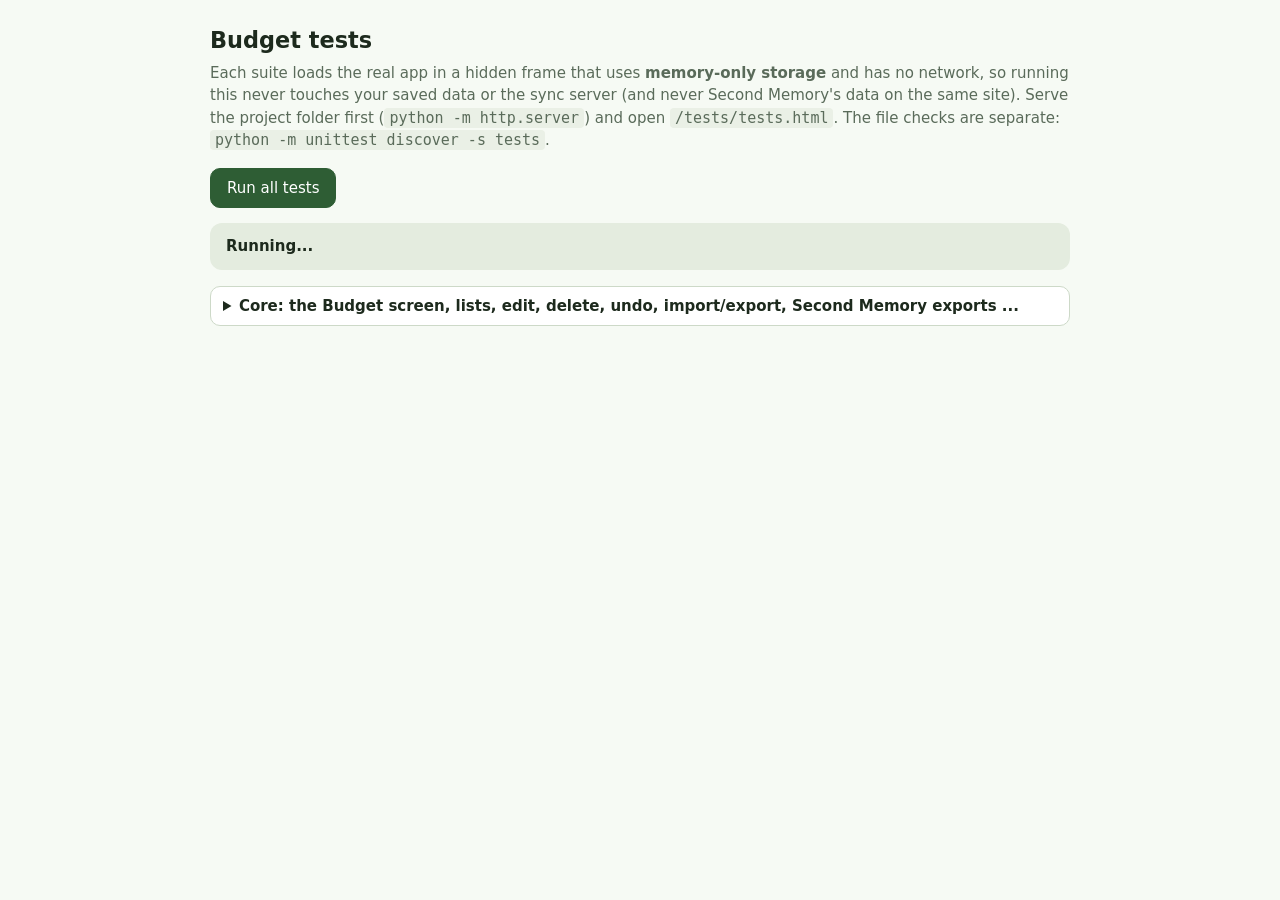
<file: tests/tests.html>
<!doctype html>
<html lang="en">
<head>
<meta charset="utf-8">
<meta name="viewport" content="width=device-width, initial-scale=1">
<meta name="robots" content="noindex">
<title>Budget tests</title>
<style>
  body { font: 15px/1.5 system-ui, sans-serif; margin: 24px auto; max-width: 860px; padding: 0 16px; color: #1d2a1d; background: #f6faf4; }
  h1 { margin: 0 0 4px; font-size: 1.4rem; }
  .sub { color: #5a6b5a; margin: 0 0 16px; }
  #summary { padding: 12px 16px; border-radius: 12px; font-weight: 600; margin-bottom: 16px; background: #e4ecdf; }
  #summary.ok { background: #cfe9cf; }
  #summary.bad { background: #f5d0d0; }
  button { padding: 8px 16px; border: 1px solid #2e5d34; border-radius: 10px; background: #2e5d34; color: #fff; font: inherit; cursor: pointer; }
  details { margin: 8px 0; border: 1px solid #cdd9c8; border-radius: 10px; background: #fff; }
  summary { padding: 8px 12px; cursor: pointer; font-weight: 600; }
  ul { margin: 0; padding: 4px 12px 10px 32px; }
  li.pass { color: #2a6a2a; }
  li.fail { color: #a11; font-weight: 600; }
  li small { color: #666; font-weight: 400; word-break: break-word; }
  #frames { position: fixed; left: -12000px; top: 0; }
  iframe { border: 0; }
  code { background: #eaf0e6; padding: 1px 5px; border-radius: 4px; }
</style>
</head>
<body>
<h1>Budget tests</h1>
<p class="sub">Each suite loads the real app in a hidden frame that uses <b>memory-only storage</b> and has no network, so running this never touches your saved data or the sync server (and never Second Memory's data on the same site).
Serve the project folder first (<code>python -m http.server</code>) and open <code>/tests/tests.html</code>. The file checks are separate: <code>python -m unittest discover -s tests</code>.</p>
<p><button id="run">Run all tests</button></p>
<div id="summary">Loading…</div>
<div id="out"></div>
<div id="frames"></div>

<script>
// Suite files are plain async-function bodies. They are evaluated INSIDE a fresh copy of the app,
// so they can use the app's own globals (bills, income, renderBudget, ...) plus these helpers:
//   check(name, condition, detail?)   set(id, value)   sleep(ms)   dk(daysFromToday)   $(id)
// Test runner for the front-end. Each suite is [title, file]; all of them run one after another.
// A first line like "// @width 390" in a suite file sets the frame width (e.g. to test phone layout).
const SUITES = [
  ['Core: the Budget screen, lists, edit, delete, undo, import/export, Second Memory exports', 'suites/01-core.js'],
  ['Budget: dates, totals, pay period, paid history, banner', 'suites/02-budget.js'],
  ['Sync client: manual sync, indicator, in-flight edits (bills, income, recurring income)', 'suites/03-sync-client.js'],
  ['Menu extras: theme, version, backup and sync reminders', 'suites/04-extras.js'],
  ['App lock', 'suites/05-lock.js'],
  ['Autopay bills and the bills banner', 'suites/06-autopay-and-banner.js'],
  ['Review regressions: import, money, income, pay period', 'suites/07-review-fixes.js'],
  ['Follow-ups: income, Plan, expected costs, savings goals, Expenses, custom repeats, import and sync', 'suites/08-followups.js'],
]

// Injected into the app's <head> before its own scripts run. Swaps localStorage for an in-memory
// copy (so real data is never touched), disables the network, and stubs print/confirm/service worker.
// "failWrites" lets a suite simulate a full disk.
const MEMORY_SHIM = `<script>
(function () {
  var store = new Map();
  var mem = {
    failWrites: false,
    getItem: function (k) { return store.has(k) ? store.get(k) : null; },
    setItem: function (k, v) { if (mem.failWrites) throw new DOMException('quota', 'QuotaExceededError'); store.set(String(k), String(v)); },
    removeItem: function (k) { store.delete(k); },
    clear: function () { store.clear(); },
    key: function (i) { var keys = Array.from(store.keys()); return i < keys.length ? keys[i] : null; },
    get length() { return store.size; }
  };
  Object.defineProperty(window, 'localStorage', { value: mem, configurable: true });
  window.__mem = mem;
  Object.defineProperty(navigator, 'serviceWorker', { value: { register: function () { return Promise.resolve({ update: function () {} }); } }, configurable: true });
  window.fetch = function () { return Promise.reject(new Error('network is disabled in tests')); };
  window.print = function () {};
  window.confirm = function () { return true; };
})();
<\/script>`;

let appHtml = null;

// Loads a fresh copy of index.html into a hidden iframe (with the shim above) and waits for it to start.
async function loadApp(width) {
  if (!appHtml) {
    const res = await fetch('../index.html', { cache: 'no-store' });
    if (!res.ok) throw new Error('could not load ../index.html');
    appHtml = await res.text();
  }
  const base = new URL('../', location.href).href;
  const html = appHtml.replace(/<head>/i, '<head><base href="' + base + '">' + MEMORY_SHIM);
  const frame = document.createElement('iframe');
  frame.width = String(width || 1100);
  frame.height = '900';
  frame.srcdoc = html;
  document.getElementById('frames').appendChild(frame);
  await new Promise((resolve) => { frame.addEventListener('load', resolve, { once: true }); });
  await new Promise((r) => setTimeout(r, 400));
  return frame;
}

// Runs one suite in its own app copy, adds its PASS/FAIL lines under a collapsible heading,
// and returns the pass/fail counts. A suite that throws is reported as a failure, not a crash.
async function runSuite(title, file, out) {
  const section = document.createElement('details');
  const head = document.createElement('summary');
  head.textContent = title + ' ...';
  section.appendChild(head);
  const list = document.createElement('ul');
  section.appendChild(list);
  out.appendChild(section);

  let passed = 0;
  let failed = 0;
  const add = (ok, text, detail) => {
    ok ? passed++ : failed++;
    const li = document.createElement('li');
    li.className = ok ? 'pass' : 'fail';
    li.textContent = (ok ? 'PASS  ' : 'FAIL  ') + text;
    if (detail) {
      const small = document.createElement('small');
      small.textContent = '  (' + detail + ')';
      li.appendChild(small);
    }
    list.appendChild(li);
  };

  let frame;
  try {
    const source = await (await fetch(file, { cache: 'no-store' })).text();
    const widthMatch = source.match(/^\/\/ @width (\d+)/m);
    frame = await loadApp(widthMatch ? Number(widthMatch[1]) : 1100);
    const win = frame.contentWindow;
    // Any error the app throws on its own during the suite counts as a failure too.
    const uncaught = [];
    win.addEventListener('error', (e) => uncaught.push(e.message));
    win.addEventListener('unhandledrejection', (e) => uncaught.push(String(e.reason)));
    // The helpers described at the top of this script, made available to the suite code.
    win.check = (name, cond, detail) => add(!!cond, name, cond ? '' : detail === undefined ? '' : String(detail));
    win.sleep = (ms) => new Promise((r) => setTimeout(r, ms));
    win.$ = (id) => win.document.getElementById(id);
    win.set = (id, v) => { win.document.getElementById(id).value = v; };
    win.dk = (n) => {
      const d = new Date();
      d.setDate(d.getDate() + n);
      return d.getFullYear() + '-' + String(d.getMonth() + 1).padStart(2, '0') + '-' + String(d.getDate()).padStart(2, '0');
    };
    await win.eval('(async () => {\n' + source + '\n})()');
    await win.sleep(50);
    add(uncaught.length === 0, 'no uncaught errors in this suite', uncaught.join(' | '));
  } catch (err) {
    add(false, 'suite crashed', err && err.stack ? err.stack.split('\n').slice(0, 3).join(' / ') : String(err));
  } finally {
    if (frame) frame.remove();
  }
  head.textContent = (failed ? 'FAIL ' : 'PASS ') + title + ' - ' + passed + ' passed' + (failed ? ', ' + failed + ' failed' : '');
  if (failed) section.open = true;
  return { passed, failed };
}

// Runs every suite in order, keeps a running total in the summary bar, and records the final
// counts in the page title and window.__testResults so they can be read without opening the page.
async function runAll() {
  const summary = document.getElementById('summary');
  const out = document.getElementById('out');
  const button = document.getElementById('run');
  out.innerHTML = '';
  button.disabled = true;
  summary.className = '';
  summary.textContent = 'Running...';
  let passed = 0;
  let failed = 0;
  try {
    for (const [title, file] of SUITES) {
      const result = await runSuite(title, file, out);
      passed += result.passed;
      failed += result.failed;
      summary.textContent = 'Running... ' + passed + ' passed, ' + failed + ' failed';
    }
  } catch (err) {
    failed += 1;
    out.textContent = 'Could not run: ' + err.message + ' (open this page through a local web server, not as a file)';
  }
  summary.className = failed ? 'bad' : 'ok';
  summary.textContent = (failed ? 'FAILED: ' : 'All passed: ') + passed + ' passed, ' + failed + ' failed';
  document.title = 'Budget tests - ' + (failed ? 'FAIL ' : 'OK ') + passed + '/' + (passed + failed);
  window.__testResults = { passed, failed };
  button.disabled = false;
}

document.getElementById('run').addEventListener('click', runAll);
runAll();
</script>
</body>
</html>
</file>
<file: style.css>
/* Budget stylesheet. Plain CSS: no build step, no external files, no fonts or images fetched.

   Table of contents, in file order (search for the heading text to jump to a section):
     1.  Theme and variables (light and dark colours)
     2.  Base page, headings, focus ring, text size
     3.  Decorative background (corner vines, sidebar sprig)
     4.  Menu (sidebar): undo/redo, sync, backup buttons, footer
     5.  Content area, tabs, toolbars, cards and shared pieces (buttons, chips, badges)
     6.  Add forms, date fields and checkboxes (the Add bill phone sheet itself is in section 13)
     7.  Bill and recurring income cards (view, edit and "Other..." forms)
     8.  Calendar: week buttons, weeks, day cells, phone day sheet
     8b. Plan, savings goals, the custom-repeat row, Expenses (Quick Add, filters, spend warnings) and charts
     9.  Banners, the undo bar, the + button and the "couldn't save" warning
     10. Paid history
     11. App lock
     11b. Folding parts
     12. Wide screens only (wider than 900px), just before the reduced-motion rule
     13. Phone layout (max-width: 700px)

   Order matters: rules of equal strength are decided by source order, so a media query that
   overrides a base rule sits after it (the calendar's 900px block ends section 8; the 700px
   phone block is last). [hidden] overrides are kept next to any rule that sets display. */

/* ===== 1. Theme and variables ===== */

/* Light palette by default; the dark block below swaps the same names. Use these
   variables everywhere instead of raw colours so both themes stay in step. */

:root {
  color-scheme: light dark;
  --bg: #F0F4EA;
  --surface: #FAFCF6;
  --text: #1F2B1E;
  --muted: #4A5A47;
  --accent: #4A6B4B;
  --accent-2: #A34A2A;
  --border: #6F8068;
  --accent-contrast: #ffffff;
  --accent-rose: #A24B68;
  --accent-lavender: #6B5B95;
  --border-soft: #CBD8C3;
  --font-heading: "Snell Roundhand", "Bradley Hand", "Segoe Script", "Segoe Print",
    cursive, -apple-system, "Segoe UI", Roboto, sans-serif;
}

/* Dark theme: follows the device setting unless the Menu's Theme button picks Light or Dark
   (that choice is the data-theme attribute on <html>, set by the script at the top of index.html). */

@media (prefers-color-scheme: dark) {
  /* Dark values for the same variable names. */

  :root:not([data-theme="light"]) {
    --bg: #121A14;
    --surface: #1B271D;
    --text: #E7EFE1;
    --muted: #A9BDA0;
    --accent: #8CBF84;
    --accent-2: #E08A5B;
    --border: #5F7558;
    --accent-contrast: #121A14;
    --accent-rose: #E8A9BE;
    --accent-lavender: #C9B8E8;
    --border-soft: #2D3E2E;
  }
}

/* Light and dark chosen by hand in the Menu (same dark values as above). */

:root[data-theme="light"] { color-scheme: light; }

/* The same dark values, for when Dark is picked by hand. */

:root[data-theme="dark"] {
  color-scheme: dark;
  --bg: #121A14;
  --surface: #1B271D;
  --text: #E7EFE1;
  --muted: #A9BDA0;
  --accent: #8CBF84;
  --accent-2: #E08A5B;
  --border: #5F7558;
  --accent-contrast: #121A14;
  --accent-rose: #E8A9BE;
  --accent-lavender: #C9B8E8;
  --border-soft: #2D3E2E;
}

/* ===== 2. Base page, headings, focus ring ===== */

/* Padding and borders count inside every element's width. */

* { box-sizing: border-box; }

/* Page background, text colour, font and line height. */

body {
  margin: 0;
  background: var(--bg);
  color: var(--text);
  font-family: -apple-system, "Segoe UI", Roboto, sans-serif;
  line-height: 1.6;
}

/* Buttons and fields use the page font instead of each browser's own. */

button, input, select, textarea {
  font-family: inherit;
}

/* Headings use the handwriting-style heading font. */

h1, h2, h3 {
  font-family: var(--font-heading);
}

/* Keyboard focus ring for every interactive element. */

:is(button, input, select, textarea, a, summary):focus-visible {
  outline: 2px solid var(--accent-lavender);
  outline-offset: 2px;
}

/* The Text size button in the Menu scales everything: sizes are in rem, so changing the root size is enough. */

html[data-text="large"] { font-size: 112.5%; }

/* Largest. */

html[data-text="xlarge"] { font-size: 125%; }

/* ===== 3. Decorative background ===== */

/* Vine drawings in the four corners of the screen and a small sprig by the sidebar title. They
   are masks (the drawing's shape) filled with the theme's --accent colour, so one drawing
   serves Light and Dark and there are no colours baked into images. Fixed, behind everything
   (negative z-index) and inert (pointer-events: none), so they never get in the way. The
   top-left vine is the only drawing: the other three corners are the same shape flipped. */

:root {
  --vine: url("data:image/svg+xml,%3Csvg xmlns='http://www.w3.org/2000/svg' viewBox='0 0 300 300'%3E%3Cg fill='none' stroke='%23000' stroke-linecap='round' stroke-width='3.4'%3E%3Cpath d='M-10 34 C70 26 96 92 128 150'/%3E%3Cpath d='M128 150 C150 192 190 205 214 262' stroke-width='3'/%3E%3Cpath d='M30 28 C96 4 170 30 250 10' stroke-width='2.6'/%3E%3Cpath d='M96 60 C118 40 150 46 166 72' stroke-width='2.2'/%3E%3Cpath d='M214 262 c14 4 20 -8 12 -15 c-6 -5 -14 1 -9 7' stroke-width='2'/%3E%3Cpath d='M250 10 c12 -2 18 8 11 14 c-6 4 -13 -2 -8 -7' stroke-width='2'/%3E%3C/g%3E%3Cg fill='%23000'%3E%3Cpath d='M0 0 C8 -11 26 -11 34 0 C26 11 8 11 0 0 Z' transform='translate(28.3 36.4) rotate(66.9) scale(1.0)'/%3E%3Cpath d='M0 0 C8 -11 26 -11 34 0 C26 11 8 11 0 0 Z' transform='translate(61.1 52.4) rotate(-14.1) scale(1.1)'/%3E%3Cpath d='M0 0 C8 -11 26 -11 34 0 C26 11 8 11 0 0 Z' transform='translate(86.4 78.8) rotate(105.5) scale(1.0)'/%3E%3Cpath d='M0 0 C8 -11 26 -11 34 0 C26 11 8 11 0 0 Z' transform='translate(109.0 114.9) rotate(9.2) scale(0.9)'/%3E%3Cpath d='M0 0 C8 -11 26 -11 34 0 C26 11 8 11 0 0 Z' transform='translate(141.4 170.3) rotate(102.8) scale(1.0)'/%3E%3Cpath d='M0 0 C8 -11 26 -11 34 0 C26 11 8 11 0 0 Z' transform='translate(162.7 193.0) rotate(-7.6) scale(1.05)'/%3E%3Cpath d='M0 0 C8 -11 26 -11 34 0 C26 11 8 11 0 0 Z' transform='translate(187.2 218.4) rotate(101.9) scale(0.9)'/%3E%3Cpath d='M0 0 C8 -11 26 -11 34 0 C26 11 8 11 0 0 Z' transform='translate(206.4 246.1) rotate(9.5) scale(0.8)'/%3E%3Cpath d='M0 0 C8 -11 26 -11 34 0 C26 11 8 11 0 0 Z' transform='translate(70.5 18.8) rotate(-58.2) scale(0.95)'/%3E%3Cpath d='M0 0 C8 -11 26 -11 34 0 C26 11 8 11 0 0 Z' transform='translate(117.2 17.1) rotate(52.9) scale(0.9)'/%3E%3Cpath d='M0 0 C8 -11 26 -11 34 0 C26 11 8 11 0 0 Z' transform='translate(161.5 18.1) rotate(-51.2) scale(1.0)'/%3E%3Cpath d='M0 0 C8 -11 26 -11 34 0 C26 11 8 11 0 0 Z' transform='translate(207.4 16.9) rotate(47.0) scale(0.8)'/%3E%3Cpath d='M0 0 C8 -11 26 -11 34 0 C26 11 8 11 0 0 Z' transform='translate(121.7 48.3) rotate(46.9) scale(0.8)'/%3E%3Cpath d='M0 0 C8 -11 26 -11 34 0 C26 11 8 11 0 0 Z' transform='translate(151.4 56.3) rotate(-16.6) scale(0.75)'/%3E%3C/g%3E%3C/svg%3E");
  --sprig: url("data:image/svg+xml,%3Csvg xmlns='http://www.w3.org/2000/svg' viewBox='0 0 84 84'%3E%3Cpath d='M76 6 C58 22 44 40 34 70' fill='none' stroke='%23000' stroke-width='2.4' stroke-linecap='round'/%3E%3Cpath d='M0 0 C8 -11 26 -11 34 0 C26 11 8 11 0 0 Z' transform='translate(66 14) rotate(120) scale(0.95)'/%3E%3Cpath d='M0 0 C8 -11 26 -11 34 0 C26 11 8 11 0 0 Z' transform='translate(54 30) rotate(20) scale(0.9)'/%3E%3Cpath d='M0 0 C8 -11 26 -11 34 0 C26 11 8 11 0 0 Z' transform='translate(46 46) rotate(130) scale(0.8)'/%3E%3Cpath d='M0 0 C8 -11 26 -11 34 0 C26 11 8 11 0 0 Z' transform='translate(38 62) rotate(25) scale(0.7)'/%3E%3C/svg%3E");
}

/* Shared look of the four corner vines: a fixed, inert square filled with the theme colour and shaped by the vine mask. */

html::before,
html::after,
body::before,
body::after {
  content: '';
  position: fixed;
  width: clamp(190px, 24vw, 340px);
  aspect-ratio: 1;
  z-index: -1;
  pointer-events: none;
  background-color: var(--accent);
  opacity: 0.3;
  -webkit-mask: var(--vine) no-repeat center / contain;
  mask: var(--vine) no-repeat center / contain;
}

/* Top-left corner: the drawing as it is. */

html::before { top: 0; left: 0; }

/* Top-right corner: mirrored left to right. */

html::after { top: 0; right: 0; transform: scaleX(-1); }

/* Bottom-left corner: flipped top to bottom. */

body::before { bottom: 0; left: 0; transform: scaleY(-1); }

/* Bottom-right corner: flipped both ways. */

body::after { bottom: 0; right: 0; transform: scale(-1, -1); }

/* Small sprig in the corner of the sidebar title. */

.sidebar-header {
  position: relative;
}

/* The sprig itself: a small theme-coloured mask at the top right of the title. */

.sidebar-header::after {
  content: '';
  position: absolute;
  top: -14px;
  right: -12px;
  width: 64px;
  height: 64px;
  pointer-events: none;
  background-color: var(--accent);
  opacity: 0.3;
  -webkit-mask: var(--sprig) no-repeat center / contain;
  mask: var(--sprig) no-repeat center / contain;
}

/* ===== 4. Menu (sidebar) ===== */

/* The page layout: the Menu column beside the content, side by side on wide screens. */

.app-shell {
  display: flex;
  min-height: 100vh;
  align-items: stretch;
}

/* The Menu column: a fixed-width panel with its sections stacked. On a wide screen it stays in view as the page
   scrolls (as tall as the window, scrolling inside itself if it is taller), so Sync and Backup are always reachable. */

.sidebar {
  flex: 0 0 220px;
  position: sticky;
  top: 0;
  align-self: flex-start;
  height: 100vh;
  overflow-y: auto;
  background: var(--surface);
  border-right: 1px solid var(--border);
  padding: 24px 16px;
  display: flex;
  flex-direction: column;
  gap: 24px;
}

/* The app title in the Menu. */

.sidebar-header h1 {
  margin: 0;
  font-size: 1.3rem;
}

/* The short line under the title. */

.sidebar-header .tagline {
  color: var(--muted);
  margin: 4px 0 0;
  font-size: 0.85rem;
}

/* The top-bar Sync button and note only exist on phones; the phone block at the end of the file turns them on. */

.quick-sync-btn,
.quick-sync-note { display: none; }

/* The Menu's top buttons sit in a row. */

.header-actions {
  display: flex;
  align-items: center;
  gap: 8px;
}

/* The Menu button only exists on phones; the phone block at the end of the file turns it on. */

.sidebar-toggle {
  display: none;
}

/* Hamburger icon drawn from one bar plus a ::before and ::after bar. */

.sidebar-toggle-icon {
  position: relative;
  width: 20px;
  height: 1.6px;
  background: currentColor;
}

/* The two outer bars of the Menu button's icon. */

.sidebar-toggle-icon::before,
.sidebar-toggle-icon::after {
  content: '';
  position: absolute;
  left: 0;
  width: 20px;
  height: 1.6px;
  background: currentColor;
}

/* Upper bar. */

.sidebar-toggle-icon::before {
  top: -6px;
}

/* Lower bar. */

.sidebar-toggle-icon::after {
  top: 6px;
}

/* The Undo and Redo buttons side by side at the top of the sidebar. The Menu's other buttons (backup, Theme,
   Text size, App lock) share the quiet outlined pill look given in the rule below. */

.undo-redo-panel {
  display: flex;
  gap: 8px;
}

/* Outlined pill buttons in the Menu: Undo, Redo, Export, Import, Share, Calendar reminders, Theme, Text size and App lock. */

.undo-redo-panel button,
.data-io-btn {
  flex: 1 1 40%;
  padding: 6px 10px;
  border: 1px solid var(--border);
  border-radius: 13px;
  background: transparent;
  color: var(--muted);
  cursor: pointer;
  font-size: 0.78rem;
}

/* Accent colour when hovered (but not while disabled). */

@media (hover: hover) {
  .undo-redo-panel button:hover:not(:disabled),
  .data-io-btn:hover {
    color: var(--accent);
    border-color: var(--accent);
  }
}

/* Dimmed when there is nothing to undo or redo. */

.undo-redo-panel button:disabled {
  opacity: 0.45;
  cursor: default;
}

/* Sync area at the bottom of the sidebar (margin-top: auto pushes it down). */

.sync-panel {
  margin-top: auto;
  padding-top: 16px;
  border-top: 1px solid var(--border-soft);
  display: flex;
  flex-direction: column;
  gap: 8px;
}

/* Row holding the sync message and the Sync now and Change buttons. */

.sync-status {
  display: flex;
  align-items: center;
  justify-content: space-between;
  gap: 8px;
}

/* display: flex above would otherwise beat the hidden attribute. */

.sync-status[hidden] {
  display: none;
}

/* The sync message line. */

.sync-status-text {
  font-size: 0.78rem;
  color: var(--muted);
}

/* Status colours: green after a good sync, orange-red after a failed one. */

.sync-status-text.sync-ok { color: var(--accent); }

/* Orange-red for a failed sync or one that needs attention. */

.sync-status-text.sync-failed { color: var(--accent-2); }

/* Small outlined buttons beside the sync message (Sync now and Change). */

.sync-change-btn {
  padding: 3px 10px;
  border: 1px solid var(--border);
  border-radius: 13px;
  background: transparent;
  color: var(--muted);
  cursor: pointer;
  font-size: 0.72rem;
}

/* Dimmed and not clickable while a sync is running. */

.sync-change-btn:disabled { opacity: 0.5; cursor: default; }

/* Accent colour when hovered. */

@media (hover: hover) {
  .sync-change-btn:hover {
    color: var(--accent);
    border-color: var(--accent);
  }
}

/* The Sync now button highlights itself when there is something to send (the ID wins over :hover). */

#sync-now-btn.sync-needed {
  background: var(--accent);
  border-color: var(--accent);
  color: var(--accent-contrast);
  font-weight: 600;
}

/* "N changes not synced" note under the sync status. */

.sync-pending {
  margin: 6px 0 0;
  font-size: 0.78rem;
  font-weight: 600;
  color: var(--accent-rose);
}

/* Passphrase form shown until sync is connected. */

.sync-setup-form {
  display: flex;
  flex-direction: column;
  gap: 6px;
}

/* The passphrase box. */

.sync-setup-form input {
  padding: 7px 10px;
  border: 1px solid var(--border);
  border-radius: 13px;
  background: var(--bg);
  color: var(--text);
  font-family: inherit;
  font-size: 0.82rem;
  width: 100%;
}

/* The Connect button. */

.sync-setup-form button {
  padding: 6px 12px;
  border: none;
  border-radius: 13px;
  background: var(--accent);
  color: var(--accent-contrast);
  cursor: pointer;
  font-weight: 600;
  font-size: 0.82rem;
}

/* Slightly dimmed when hovered. */

@media (hover: hover) {
  .sync-setup-form button:hover { opacity: 0.9; }
}

/* Two boxes under the sync area: the backup buttons, then the Theme, Text size and App lock buttons with the version. */

.data-io {
  padding-top: 16px;
  border-top: 1px solid var(--border-soft);
  display: flex;
  flex-direction: column;
  gap: 8px;
}

/* A row of Menu buttons side by side. */

.data-io-buttons {
  display: flex;
  flex-wrap: wrap;
  gap: 8px;
}

/* The version line at the bottom of the Menu. */

.app-version {
  margin: 4px 0 0;
  font-size: 0.75rem;
  color: var(--muted);
  text-align: center;
}

/* ===== 5. Content area, toolbars, cards and shared pieces ===== */

/* min-width: 0 lets the content column shrink instead of being pushed wider by long text. */

.content {
  flex: 1;
  min-width: 0;
  padding: 32px 32px 48px;
  max-width: 960px;
}

/* The tabs (Home, Income, Bills, Plan, Expenses, Business, Money): pills above the page on wide screens (wrapping onto a second line
   when the column is narrow); the phone block at the end of the file turns the row into a bar along the bottom
   of the screen. */

.tabbar {
  display: flex;
  flex-wrap: wrap;
  gap: 8px;
  margin-bottom: 16px;
}

/* One tab button. */

.tabbar-btn {
  flex: 0 0 auto;
  min-height: 40px;
  padding: 8px 20px;
  border: 1px solid var(--border);
  border-radius: 999px;
  background: transparent;
  color: var(--text);
  font-family: inherit;
  font-size: 0.95rem;
  cursor: pointer;
}

/* Accent colour when hovered. */

@media (hover: hover) {
  .tabbar-btn:hover {
    color: var(--accent);
    border-color: var(--accent);
  }
}

/* The tab on screen is filled in (it stays readable while hovered). */

.tabbar-btn[aria-current="page"],
.tabbar-btn[aria-current="page"]:hover {
  background: var(--accent);
  border-color: var(--accent);
  color: var(--accent-contrast);
  font-weight: 600;
}

/* Heading row at the top of each part: title, then totals, search box, sort menu or month arrows. */

.collection-toolbar {
  display: flex;
  flex-wrap: wrap;
  gap: 12px;
  align-items: center;
  justify-content: space-between;
  margin-bottom: 16px;
}

/* Section titles sit flush in the toolbar row. */

.collection-toolbar h2 { margin: 0; }

/* The Bills search box. */

.collection-toolbar input[type="search"] {
  flex: 1 1 220px;
  max-width: 320px;
  padding: 9px 14px;
  border: 1px solid var(--border);
  border-radius: 13px;
  background: var(--surface);
  color: var(--text);
  font-family: inherit;
}

/* The "Sort:" dropdown: same look as the search box. */

select[id$="-sort-input"] {
  max-width: 100%;
  padding: 9px 14px;
  border: 1px solid var(--border);
  border-radius: 13px;
  background-color: var(--surface);
  color: var(--text);
  font-family: inherit;
}

/* The small grey summary line under a heading (totals, notes). */

.stats-line {
  margin: 0 0 16px;
  color: var(--muted);
  font-size: 0.85rem;
}

/* The <ul> that holds a list of cards; .flat-list is the looser one-column spacing. */

.card-list {
  list-style: none;
  margin: 0;
  padding: 0;
  display: flex;
  flex-direction: column;
  gap: 12px;
}

/* Looser spacing between cards. */

.flat-list {
  gap: 16px;
}

/* Shared look for the bill and recurring income cards: same border, radius, padding and shadow. */

.bill-card, .recurring-income-card {
  overflow-wrap: break-word;
  border: 1px solid var(--border-soft);
  border-radius: 18px;
  padding: 16px;
  background: var(--bg);
  box-shadow: 0 3px 10px rgba(0, 0, 0, 0.035);
  transition: box-shadow 0.2s ease;
}

/* Cards lift slightly when hovered. */

@media (hover: hover) {
  .bill-card:hover, .recurring-income-card:hover {
    box-shadow: 0 6px 20px rgba(0, 0, 0, 0.055);
  }
}

/* A just-added bill's card flashes once so you can see where it landed. */

.bill-card-new { animation: bill-card-flash 1.6s ease-out; }

/* The flash itself: an accent ring that fades out. */

@keyframes bill-card-flash {
  from { box-shadow: 0 0 0 3px var(--accent); }
  to { box-shadow: 0 0 0 0 transparent; }
}

/* The quiet outlined buttons on a card: Edit, Cancel, Delete, Other... and Mark paid.
   Delete's margin-left: auto pushes it to the right end of the button row. */

.edit-btn,
.cancel-btn,
.delete-btn,
.pay-other-btn,
.catch-up-btn,
.guess-spent-btn,
.guess-spent-cancel,
.mark-oldest-paid-btn {
  padding: 5px 12px;
  border: 1px solid var(--border);
  border-radius: 13px;
  background: transparent;
  color: var(--muted);
  cursor: pointer;
  font-size: 0.8rem;
}

/* Delete button on every card, pushed to the right end of its row. */

.delete-btn {
  margin-left: auto;
}

/* Accent colour when hovered (but not while disabled). */

@media (hover: hover) {
  .edit-btn:hover,
  .cancel-btn:hover,
  .pay-other-btn:hover:not(:disabled),
  .catch-up-btn:hover,
  .guess-spent-btn:hover,
  .guess-spent-cancel:hover,
  .mark-oldest-paid-btn:hover:not(:disabled) {
    color: var(--accent);
    border-color: var(--accent);
  }
}

/* Orange-red when hovered, as a warning. */

@media (hover: hover) {
  .delete-btn:hover {
    color: var(--accent-2);
    border-color: var(--accent-2);
  }
}

/* Dimmed when nothing is owed. */

.pay-other-btn:disabled,
.mark-oldest-paid-btn:disabled {
  opacity: 0.45;
  cursor: default;
}

/* "Nothing here yet" message shown when a list is empty. */

.empty-state {
  text-align: center;
  color: var(--muted);
  margin-top: 24px;
}

/* Small green pill used for categories. */

.badge {
  background: var(--accent);
  color: var(--accent-contrast);
  border-radius: 999px;
  padding: 2px 10px;
  font-size: 0.75rem;
}

/* Filter chips (the bills' category filter). */

.chip-row {
  display: flex;
  flex-wrap: wrap;
  gap: 8px;
  margin-bottom: 16px;
}

/* A filter chip: a small outlined pill. */

.chip {
  border: 1px solid var(--border);
  border-radius: 999px;
  padding: 2px 10px;
  font-size: 0.75rem;
  background: transparent;
  color: var(--text);
  cursor: pointer;
  font-family: inherit;
  max-width: 100%; /* a very long label wraps instead of poking past the screen */
  overflow-wrap: anywhere;
  text-align: left;
}

/* Accent colour when hovered. */

@media (hover: hover) {
  .chip:hover {
    border-color: var(--accent);
    color: var(--accent);
  }
}

/* The chip whose filter is currently on. */

.chip-active,
.chip-active:hover {
  background: var(--accent);
  border-color: var(--accent);
  color: var(--accent-contrast); /* stays readable while hovered (phones keep :hover after a tap) */
}

/* ===== 6. Add forms, date fields and checkboxes ===== */

/* Default add form lays its fields out in a wrapping row; .add-form-stacked (below) makes a single column. */

.add-form {
  display: flex;
  flex-wrap: wrap;
  gap: 12px;
  margin-bottom: 24px;
  background: var(--surface);
  border: 1px solid var(--border-soft);
  border-radius: 18px;
  padding: 20px;
  box-shadow: 0 3px 10px rgba(0, 0, 0, 0.035);
  /* Without this, flex's default `align-items: stretch` makes a plain
     single-line input match the height of a taller sibling (e.g. `.date-field`,
     which stacks a label above its input) instead of keeping its own height. */
  align-items: flex-start;
}

/* Text, date, number and select fields in the add forms. */

.add-form input[type="text"],
.add-form input[type="date"],
.add-form input[type="month"],
.add-form input[type="number"],
.add-form select {
  flex: 1 1 160px;
  padding: 9px 12px;
  border: 1px solid var(--border);
  border-radius: 13px;
  background: var(--bg);
  color: var(--text);
  font-family: inherit;
}

/* Stacked add forms lay their fields out in one column. */

.add-form-stacked {
  flex-direction: column;
  align-items: stretch;
}

/* In stacked forms every field is full width and does not stretch vertically. */

.add-form-stacked input[type="text"],
.add-form-stacked input[type="date"],
.add-form-stacked input[type="number"],
.add-form-stacked select,
.add-form-stacked .date-field {
  width: 100%;
  /* Column layout turns the row-based `flex: 1 1 160px` above into "grow to
     fill vertical space". Specificity must match-or-beat that rule (it includes
     an attribute selector) or this override silently loses, and every input
     type in the base rule above must also be listed here. */
  flex: none;
}

/* The add form's submit button. */

.add-form button {
  padding: 10px 20px;
  border: none;
  border-radius: 13px;
  background: var(--accent);
  color: var(--accent-contrast);
  cursor: pointer;
  font-weight: 600;
  align-self: flex-start;
}

/* Slightly dimmed when hovered. */

@media (hover: hover) {
  .add-form button:hover { opacity: 0.9; }
}

/* The small Today button under a date box: it only fills the box, so it is an outline, not the form's submit button. */

.add-form .today-btn {
  align-self: flex-start;
  padding: 6px 14px;
  border: 1px solid var(--border);
  background: transparent;
  color: var(--text);
  font-weight: 400;
}

/* A label stacked above a date input. */

.date-field {
  display: flex;
  flex-direction: column;
  gap: 4px;
  font-size: 0.85rem;
  color: var(--muted);
  flex: 1 1 160px;
  min-width: 0; /* lets the date box shrink to fit a phone screen */
}

/* The date box inside a labelled date field fills the field (its look comes from the form it is in). */

.date-field input[type="date"] {
  width: 100%;
  /* `.add-form input[type="date"]` (class+attribute+element) also matches
     this input via descendant selection, applying its `flex: 1 1 160px`
     (meant for a row-context sibling of `.add-form`) to this input's actual
     flex parent, `.date-field` (column direction), turning that 160px
     basis into a height instead of a width. Selector specificity here must
     match that rule's (hence `input[type="date"]`, not bare `input`) so this
     override actually wins. */
  flex: none;
}

/* The box for text copied from a statement: full width, in the same look as the other fields. */
.bank-paste {
  display: block;
  width: 100%;
  margin: 8px 0;
  padding: 9px 12px;
  border: 1px solid var(--border);
  border-radius: 13px;
  background: var(--bg);
  color: var(--text);
  font-family: inherit;
}

/* Phone fix for every date input. iPhone Safari gives date inputs their own minimum width and
   centres the date text, so they could poke out of their box. Dropping the native look and
   letting them shrink fixes it. */

input[type="date"],
input[type="month"] {
  -webkit-appearance: none;
  appearance: none;
  display: block;
  min-width: 0;
  max-width: 100%;
  min-height: 2.6em;
  text-align: left;
}

/* Left-aligns the date text on iPhone Safari. */

input[type="date"]::-webkit-date-and-time-value {
  text-align: left;
  min-width: 0;
}

/* "Pays automatically" checkbox with its label. A checkbox must stay a plain checkbox, even
   inside the edit forms (which style every input like a text box). */

.check-field { display: flex; align-items: center; gap: 8px; font-size: 0.9rem; color: var(--muted); }

/* display: flex above would otherwise beat the hidden attribute. */

.check-field[hidden] { display: none; }

/* A checkbox in a check field stays a plain checkbox. */

.check-field input[type="checkbox"] {
  padding: 0;
  border: 0;
  background: none;
  width: auto;
  flex: none;
}

/* Validation message shown above a form's submit button. */

.form-error {
  color: var(--accent-2);
  background: var(--bg);
  border: 1px solid var(--accent-2);
  border-radius: 13px;
  padding: 9px 12px;
  margin: 0;
  font-size: 0.85rem;
}

/* The title and Cancel button of the Add bill form only exist while it is a phone sheet. */

.add-form-title,
.add-form-cancel { display: none; }

/* The dimmed page behind the Add bill sheet. */

.sheet-backdrop {
  position: fixed;
  inset: 0;
  z-index: 65;
  background: rgba(0, 0, 0, 0.5);
}

/* ===== 7. Bill and recurring income cards ===== */

/* A card swaps between its view and its edit form; both are a vertical stack. */

.bill-view, .bill-edit-form, .recurring-income-view, .recurring-income-edit-form {
  display: flex;
  flex-direction: column;
  gap: 10px;
}

/* display: flex above would otherwise beat the hidden attribute. */

.bill-view[hidden], .bill-edit-form[hidden], .recurring-income-view[hidden], .recurring-income-edit-form[hidden] {
  display: none;
}

/* Fields inside the edit forms. */

.bill-edit-form input, .bill-edit-form select, .recurring-income-edit-form input, .recurring-income-edit-form select {
  width: 100%;
  padding: 9px 12px;
  border: 1px solid var(--border);
  border-radius: 13px;
  background: var(--surface);
  color: var(--text);
  font-family: inherit;
}

/* A date box inside a column-flex edit form: the 160px flex basis of .date-field would become a
   height there, leaving a tall empty gap, so it is switched off (the add forms already do this). */

.bill-edit-form .date-field, .recurring-income-edit-form .date-field { flex: none; }

/* Green Save button in those edit forms, and its hover state just below. */

.bill-edit-form button[type="submit"], .recurring-income-edit-form button[type="submit"] {
  padding: 5px 14px;
  border: none;
  border-radius: 13px;
  background: var(--accent);
  color: var(--accent-contrast);
  cursor: pointer;
  font-weight: 600;
  font-size: 0.8rem;
}

/* Slightly dimmed when hovered. */

@media (hover: hover) {
  .bill-edit-form button[type="submit"]:hover, .recurring-income-edit-form button[type="submit"]:hover {
    opacity: 0.9;
  }
}

/* Small note in the bill edit form about already-paid amounts. */

.bill-edit-hint {
  display: block;
  color: var(--muted);
  font-size: 0.8rem;
}

/* The text lines of a card. Each child is only as wide as its text (a category badge should not
   stretch across the card) but may never be wider than the card. */

.bill-info,
.recurring-income-info {
  display: flex;
  flex-direction: column;
  align-items: flex-start;
  gap: 2px;
  margin-bottom: 8px;
}

/* Everything in a card's info block stays inside the card and wraps long words. */

.bill-info > *,
.recurring-income-info > * {
  max-width: 100%;
  overflow-wrap: anywhere;
}

/* A badge that wraps onto a second line keeps a softer corner than the full pill shape. */

.bill-info .badge,
.recurring-income-info .badge {
  border-radius: 14px;
}

/* Bill and income source names. */

.bill-name,
.recurring-income-name { font-size: 0.95rem; }

/* Amount, due date, repeat label and start date: small muted text. */

.bill-amount,
.bill-due,
.bill-frequency,
.recurring-income-amount,
.recurring-income-start,
.recurring-income-frequency {
  font-size: 0.85rem;
  color: var(--muted);
}

/* "Autopay" outlined label on a bill. It sets no display, so the hidden attribute works as is. */

.bill-autopay {
  padding: 1px 8px;
  border: 1px solid var(--accent);
  border-radius: 999px;
  font-size: 0.75rem;
  color: var(--accent);
}

/* A bill that is past due says so in the warm accent colour. */

.bill-due-late { color: var(--accent-2); }

/* Row of card buttons, aligned to the right. */

.bill-actions,
.recurring-income-actions {
  display: flex;
  flex-wrap: wrap;
  justify-content: flex-end;
  gap: 6px;
}

/* The small form that opens under a bill's buttons: Other... (a different amount, or skip a date). */

.pay-other-form {
  display: flex;
  flex-direction: column;
  gap: 8px;
  padding: 10px;
  border: 1px solid var(--border-soft);
  border-radius: 13px;
  background: var(--bg);
}

/* display: flex above would otherwise beat the hidden attribute. */

.pay-other-form[hidden] { display: none; }

/* The line saying which date the form is for. */

.pay-other-note {
  margin: 0;
  font-size: 0.85rem;
  color: var(--muted);
}

/* The amount box. */

.pay-other-form input {
  padding: 9px 12px;
  border: 1px solid var(--border);
  border-radius: 13px;
  background: var(--surface);
  color: var(--text);
  font-family: inherit;
}

/* Save amount, Skip this date and Cancel in a row that wraps. */

.pay-other-buttons {
  display: flex;
  flex-wrap: wrap;
  gap: 6px;
}

/* Finger-sized outlined buttons. */

.pay-other-buttons button {
  min-height: 40px;
  padding: 6px 14px;
  border: 1px solid var(--border);
  border-radius: 13px;
  background: transparent;
  color: var(--text);
  font-family: inherit;
  cursor: pointer;
}

/* Save amount is the main action. */

.pay-other-buttons button[type="submit"] {
  border-color: var(--accent);
  background: var(--accent);
  color: var(--accent-contrast);
  font-weight: 600;
}

/* ===== 8. Calendar ===== */

/* A Mon-Sun weekday header, then one block per week with seven day cells. */

.budget-calendar {
  margin-bottom: 20px;
}

/* The Mon to Sun labels above the calendar, lined up with the day columns. */

.budget-weekday-row {
  display: grid;
  grid-template-columns: repeat(7, 1fr);
  gap: 8px;
  margin-bottom: 6px;
  text-align: right;
  font-size: 0.78rem;
  color: var(--muted);
  padding: 0 13px; /* same inset as a week row (12px padding + 1px border), so the labels sit over their day cells */
}

/* One week: a rounded box holding seven days and its totals. */

.budget-week {
  border: 1px solid var(--border-soft);
  border-radius: 18px;
  padding: 12px;
  margin-bottom: 12px;
  background: var(--surface);
  box-shadow: 0 3px 10px rgba(0, 0, 0, 0.035);
}

/* Ring around the week that contains today. */

.budget-week-current {
  border-color: var(--accent);
  box-shadow: 0 0 0 2px var(--accent) inset;
}

/* Month totals (bills, income, net, left after plan, carried-in corrections) next to the month name. */

.budget-month-total,
.budget-month-income-total,
.budget-month-net-total,
.budget-month-left-total,
.budget-month-spent-total,
.budget-month-after-spending-total,
.budget-month-adjusted {
  margin: 0;
  color: var(--muted);
  font-size: 0.85rem;
}

/* Net totals color-code their <strong> child via
   signedAmountClass() — income totals stay plain/uncolored. Reuses the same
   amount-positive/amount-negative class pair the plan and net figures use —
   one shared semantic vocabulary across the app. */

.amount-positive { color: var(--accent); }

/* Negative amounts are rose, never the error colour. */

.amount-negative { color: var(--accent-rose); }

/* The seven day cells of one week. */

.budget-week-cells {
  display: grid;
  grid-template-columns: repeat(7, 1fr);
  gap: 8px;
}

/* On desktop the day's body wrapper adds no box of its own, and the phone-only
   Close and open-day buttons stay hidden. The 900px block at the end of this section turns them on. */

.budget-day-body { display: contents; }

/* The Close button only shows on the open phone sheet. */

.budget-day-close { display: none; }

/* The invisible open-day button only shows in the compact calendar. */

.budget-day-open-btn { display: none; }

/* The short bill name under the date only exists in the compact calendar. */

.budget-day-peek { display: none; }

/* So does the "Add a bill on this day" button, which only shows inside the open day sheet. */

.budget-day-add-bill { display: none; }

/* One day in the calendar. */

.budget-day-cell {
  display: flex;
  flex-direction: column;
  min-width: 0;
  min-height: 96px;
  padding: 6px;
  border: 1px solid var(--border-soft);
  border-radius: 13px;
  background: var(--bg);
}

/* Same "ring" treatment as .budget-week-current, at cell scale rather than
   row scale, so the two read as related-but-distinct: today's cell still
   gets its own visible ring even when (always) inside the current week. */

.budget-day-cell.budget-day-today {
  border-color: var(--accent);
  box-shadow: 0 0 0 2px var(--accent) inset;
}

/* The day number sits at the right of the cell. */

.budget-day-header {
  text-align: right;
}

/* The day number: small and muted. */

.budget-day-date {
  font-size: 0.8rem;
  color: var(--muted);
}

/* The bills and income listed inside a day cell; scrolls if there are many. */

.budget-day-occurrences {
  max-height: 72px;
  overflow-y: auto;
  padding-left: 0;
  list-style: none;
  margin: 4px 0;
}

/* Occurrences must fit a tiny day cell, so their font size and spacing are set here. */

.budget-day-occurrences .budget-occurrence {
  font-size: 0.75rem;
  margin-bottom: 2px;
}

/* A bill row: checkbox, dot and name on one line; the whole row is clickable. */

.budget-occurrence label {
  display: flex;
  align-items: center;
  gap: 4px;
  cursor: pointer;
}

/* Recurring income rows have no checkbox (nothing to toggle), so they're a
   plain <li> instead of a <label>-wrapped row — this mirrors the label's
   flex layout directly on the <li> itself. */

.budget-occurrence.income-occurrence {
  display: flex;
  align-items: center;
  gap: 4px;
}

/* Coloured dot before a bill name; its colour is set by app.js. */

.budget-occurrence-dot {
  flex: 0 0 auto;
  width: 8px;
  height: 8px;
  border-radius: 50%;
}

/* A name that does not fit is cut off with an ellipsis. */

.budget-occurrence-name {
  flex: 1 1 auto;
  min-width: 0;
  overflow: hidden;
  text-overflow: ellipsis;
  white-space: nowrap;
}

/* Unpaid and past due is orange-red; due soon is rose. */

.budget-occurrence.overdue .budget-occurrence-name {
  color: var(--accent-2);
  font-weight: 600;
}

/* Due within two days: rose and bold. */

.budget-occurrence.due-soon .budget-occurrence-name {
  color: var(--accent-rose);
  font-weight: 600;
}

/* A skipped date (counted as paid, with nothing paid) is muted and struck through. */

.budget-occurrence.skipped .budget-occurrence-name {
  color: var(--muted);
  text-decoration: line-through;
}

/* ===== 8b. Plan, goals, custom repeat, Expenses and charts ===== */

/* A small quiet outlined button (Edit amounts, Clear, Use ... as my plan). */

.small-btn {
  min-height: 36px;
  padding: 4px 14px;
  border: 1px solid var(--border);
  border-radius: 13px;
  background: transparent;
  color: var(--text);
  font-family: inherit;
  font-size: 0.85rem;
  cursor: pointer;
}

/* Accent colour when hovered. */

@media (hover: hover) {
  .small-btn:hover { border-color: var(--accent); color: var(--accent); }
}

/* The search box and its matches at the top of Home. */

.home-search { margin-bottom: 12px; }

/* The search box looks like the other form boxes and spans the page. */

.home-search input {
  width: 100%;
  padding: 10px 14px;
  border: 1px solid var(--border);
  border-radius: 13px;
  background: var(--surface);
  color: var(--text);
  font-family: inherit;
}

/* One match: what it is and where, then the button that opens its tab. */

.home-search li {
  display: flex;
  flex-wrap: wrap;
  align-items: center;
  justify-content: space-between;
  gap: 6px;
  padding: 6px 0;
  border-bottom: 1px solid var(--border-soft);
  overflow-wrap: anywhere;
}

/* The column chooser for a bank file that is not a Chase one. */

.bank-map {
  display: flex;
  flex-direction: column;
  gap: 6px;
  margin: 8px 0;
}

/* The merge choice at the foot of a category's edit form. */

.plan-merge {
  display: flex;
  flex-wrap: wrap;
  align-items: center;
  gap: 8px;
}

/* The report: never on screen. */

.print-report { display: none; }

/* When printing the report, everything but the report is hidden and the report is plain black on white. */

@media print {
  /* The corner vines are background art: they are not printed even when the browser prints backgrounds. */
  html::before, html::after, body::before, body::after { display: none; }

  /* Everything on the page except the report. */

  body.printing-report > *:not(.print-report) { display: none !important; }

  /* The report itself. */

  body.printing-report .print-report {
    display: block;
    padding: 12px;
    background: #fff;
    color: #000;
    font-family: Georgia, serif;
  }

  /* The report's tables run the page's width, one line per figure. */

  .print-report table { width: 100%; border-collapse: collapse; margin-bottom: 12px; }

  /* A cell is a thin ruled line, with the figure on the right. */

  .print-report td { padding: 4px 6px; border-bottom: 1px solid #ccc; }

  /* The figures line up on the right. */

  .print-report td:last-child { text-align: right; }
}

/* The bar shown while the device is offline: a quiet notice above the page. */

.offline-note {
  margin: 0 0 12px;
  padding: 8px 12px;
  border: 1px solid var(--border);
  border-radius: 13px;
  background: var(--surface);
  color: var(--muted);
  font-size: 0.85rem;
}

/* Hidden while online (the block display above would otherwise show it). */

.offline-note[hidden] { display: none; }

/* The Check first box under the Import button in the Menu. */

.import-preview {
  margin-top: 8px;
  padding: 8px 10px;
  border: 1px solid var(--border);
  border-radius: 13px;
  font-size: 0.85rem;
}

/* A list whose lines carry their own tick or circle, so it needs no bullets. */

.plain-list { list-style: none; padding-left: 0; }

/* A setting that is off or not ready, in the muted colour. */

.setting-off { color: var(--muted); }

/* The split editor under a spending row: one line per part (category and amount), then what is left to place. */

.bank-split {
  display: flex;
  flex-direction: column;
  gap: 6px;
  width: 100%;
}

/* One part of a split: its category box and its amount box side by side. */

.bank-split-part {
  display: flex;
  flex-wrap: wrap;
  gap: 6px;
}

/* The amount box of a part is narrow, so it fits beside the category. */

.bank-split-part input { width: 110px; }

/* The first-steps list on Home. */

.setup-checklist {
  border: 1px solid var(--border);
  border-radius: 14px;
  padding: 10px 14px;
  margin-bottom: 12px;
  background: var(--surface);
}

/* A step is a line of text with its Go button at the end. */

.setup-checklist li {
  display: flex;
  flex-wrap: wrap;
  align-items: center;
  justify-content: space-between;
  gap: 6px;
  padding: 4px 0;
}

/* A finished step is dimmed. */

.setup-done { color: var(--muted); }

/* The rows of the Money tab (a debt, a forecast week, a month's trend, a subscription): a bold line then the details. */

.debt-row,
.forecast-row,
.trend-row,
.subs-row {
  display: flex;
  flex-direction: column;
  gap: 2px;
  padding: 8px 0;
  border-bottom: 1px solid var(--border-soft);
  font-size: 0.9rem;
  overflow-wrap: anywhere;
}

/* A month's bar spans the row, like the other progress bars. */

.trend-row > .chart-track { width: 100%; }

/* A Home savings goal: the name, how far along it is, its bar, and the box to add savings. */

.home-goal {
  display: flex;
  flex-direction: column;
  gap: 4px;
  padding: 8px 0;
  border-bottom: 1px solid var(--border-soft);
}

/* How much is saved and what is left, under the goal's name. */

.home-goal-amounts { display: block; color: var(--muted); font-size: 0.85rem; }

/* The goal's name has a line of its own, whatever the list item's own layout is. */

.home-goal strong { display: block; }

/* The Home goal's bar spans the row like the one on the Plan tab. */

.home-goal > .chart-track { width: 100%; }

/* A savings goal's progress bar takes the card's full width. */

.recurring-income-info > .chart-track { width: 100%; margin: 4px 0; }

/* The amount box and the Add savings / Take out buttons sit in one wrapping row on a line of their own. */

.goal-save-row {
  flex: 1 1 100%;
  display: flex;
  flex-wrap: wrap;
  align-items: center;
  gap: 6px;
  margin-top: 6px;
}

/* The savings amount box is narrow, so both buttons fit beside it on a phone, and looks like the other form boxes
   (it sits outside any form, so no form rule styles it). */

.goal-save-row input {
  width: 110px;
  padding: 9px 12px;
  border: 1px solid var(--border);
  border-radius: 13px;
  background: var(--surface);
  color: var(--text);
  font-family: inherit;
}

/* The name box of a goal's new cost is wider than the amount box beside it. */

.goal-save-row .goal-cost-name-input { width: 170px; }

/* The savings history under a goal: a folding list of every deposit and withdrawal. */

.goal-history { width: 100%; margin-top: 6px; font-size: 0.85rem; }

/* The line that opens and closes the history. */

.goal-history-summary { cursor: pointer; color: var(--muted); padding: 10px 0; }

/* The history rows: a plain list, one entry per line with its Delete button at the end. */

.goal-history-list { list-style: none; margin: 4px 0 0; padding: 0; }

/* One entry: the date and signed amount on the left, Edit and Delete on the right (its edit form takes a row). */

.goal-history-list li {
  display: flex;
  flex-wrap: wrap;
  align-items: center;
  justify-content: space-between;
  gap: 8px;
  padding: 2px 0;
}

/* A goal's cost parts: a plain list, one row per cost with its Remove button at the end. */

.goal-costs {
  list-style: none;
  margin: 4px 0 0;
  padding: 0;
  width: 100%;
}

/* One cost part: the name and amount on the left, Edit and Remove on the right (its edit form takes a row). */

.goal-costs li {
  display: flex;
  flex-wrap: wrap;
  align-items: center;
  justify-content: space-between;
  gap: 8px;
  font-size: 0.9rem;
}

/* One row of a bank file being reviewed: the date, description and amount, then the category to give it. */

.bank-row {
  display: flex;
  flex-wrap: wrap;
  align-items: center;
  gap: 6px 8px;
  padding: 8px 0;
  border-bottom: 1px solid var(--border-soft);
}

/* The row's text takes the space the category box leaves. */

.bank-row > span:first-child { flex: 1 1 220px; overflow-wrap: anywhere; }

/* The category box on a bank row does not stretch across the page. */

.bank-row select { max-width: 100%; }

/* The "put every row in this category" choice and its button, side by side. */

.bank-bulk {
  display: flex;
  flex-wrap: wrap;
  align-items: center;
  gap: 8px;
  margin: 8px 0;
}

/* display: flex above would otherwise beat the hidden attribute on the panels that wait for a bank file. */

.bank-bulk[hidden], .bank-map[hidden] { display: none; }

/* A chosen file's box never makes the page scroll sideways on a narrow phone. */

input[type="file"] { max-width: 100%; }

/* The "No" choices in the add-to-bills questions are outlined so "Yes, add it" stays the main action. */

.add-form #repeat-bill-no, .add-form #debt-bill-no { border: 1px solid var(--border); background: transparent; color: var(--text); font-weight: 400; }

/* A repeating expense that is due: what it is, then Log it and Skip. */

.repeat-due {
  display: flex;
  flex-wrap: wrap;
  align-items: center;
  gap: 6px 8px;
  padding: 8px 0;
  border-bottom: 1px solid var(--border-soft);
}

/* The sentence takes the space the two buttons leave. */

.repeat-due span { flex: 1 1 180px; overflow-wrap: anywhere; }

/* The "Repeat every [6] weeks" row under a bill's frequency box. */

.custom-repeat {
  display: flex;
  flex-wrap: wrap;
  align-items: center;
  gap: 8px;
}

/* Hidden unless Custom is chosen (the flex display above would otherwise show it). */

.custom-repeat[hidden] { display: none; }

/* The number box is narrow (it only holds one or two digits); the form rules that stretch every box to the full width
   are more specific, so this names the type. */

.custom-repeat input[type="number"] { width: 72px; }

/* The weeks/months box is as wide as its words. */

.custom-repeat select { width: auto; }

/* The Edit amounts and Show hidden amounts buttons sit in a row above the Quick Add amounts. */

.expense-quick-tools {
  display: flex;
  flex-wrap: wrap;
  gap: 8px;
  margin-bottom: 8px;
}

/* A category's spending that has used 80% or more of its plan turns rose; over the plan it turns the warning colour.
   The line also says it in words, so colour is not the only sign. */

.spend-near { color: var(--accent-rose); font-weight: 600; }

/* Over the plan. */

.spend-over { color: var(--accent-2); font-weight: 600; }

/* The filter row above Recent Expenses: category, dates, search and Clear in one wrapping row. */

.expense-filters {
  display: flex;
  flex-wrap: wrap;
  align-items: flex-end;
  gap: 8px;
  margin-bottom: 8px;
}

/* Filter boxes look like the form boxes. */

.expense-filters select,
.expense-filters input {
  max-width: 100%;
  padding: 8px 12px;
  border: 1px solid var(--border);
  border-radius: 13px;
  background: var(--surface);
  color: var(--text);
  font-family: inherit;
}

/* A filter date box sits beside its label, not stretched. */

.expense-filters .date-field { flex: 0 1 150px; }

/* A heading over one chart. */

.chart-title {
  margin: 16px 0 8px;
  font-size: 0.95rem;
  color: var(--muted);
}

/* The by-category chart: one row per category (name, bar, amount). */

.chart-rows {
  list-style: none;
  margin: 0;
  padding: 0;
  display: grid;
  gap: 8px;
}

/* One category row: the name takes a fixed share, the bar the rest, then the amount. */

.chart-row {
  display: grid;
  grid-template-columns: minmax(70px, 28%) 1fr auto;
  align-items: center;
  gap: 8px;
  font-size: 0.85rem;
}

/* The grey track a horizontal bar fills. */

.chart-track {
  display: block;
  height: 12px;
  border-radius: 6px;
  background: var(--border-soft);
  overflow: hidden;
}

/* The filled part of a horizontal bar. */

.chart-fill {
  display: block;
  height: 100%;
  border-radius: 6px;
  background: var(--accent);
}

/* A chart's amount text. */

.chart-value { color: var(--text); font-size: 0.8rem; text-align: right; }

/* Over a weekly column the amount is smaller and centred, and may break, so eight of them fit side by side. */

.chart-col .chart-value { font-size: 0.65rem; text-align: center; overflow-wrap: anywhere; }

/* A chart's name or date text. */

.chart-label { color: var(--muted); overflow-wrap: anywhere; }

/* The weekly chart: eight columns side by side. */

.chart-columns {
  list-style: none;
  margin: 0;
  padding: 0;
  display: grid;
  grid-template-columns: repeat(8, minmax(0, 1fr));
  gap: 6px;
  align-items: end;
}

/* One week: amount on top, the bar, then the week's first day under it. */

.chart-col {
  display: flex;
  flex-direction: column;
  align-items: center;
  gap: 4px;
  font-size: 0.7rem;
  text-align: center;
}

/* The grey track a column fills from the bottom. */

.chart-vtrack {
  display: flex;
  align-items: flex-end;
  width: 70%;
  height: 90px;
  border-radius: 6px;
  background: var(--border-soft);
  overflow: hidden;
}

/* The filled part of a column. */

.chart-vfill {
  width: 100%;
  border-radius: 6px 6px 0 0;
  background: var(--accent);
}

/* One Quick Add row on the Expenses tab: the category name, then its recent amounts as buttons. */

.expense-quick-row {
  display: flex;
  flex-wrap: wrap;
  align-items: center;
  gap: 8px;
  margin: 8px 0;
}

/* A quick-add amount: a finger-sized outline button. */

.expense-quick-btn {
  min-height: 44px;
  padding: 8px 16px;
  border: 1px solid var(--accent);
  border-radius: 13px;
  background: transparent;
  color: var(--text);
  font-family: inherit;
  font-weight: 600;
  cursor: pointer;
}

/* Weekly totals under each week's day cells. */

.budget-week-total,
.budget-week-income-total,
.budget-week-net-total,
.budget-week-due-total,
.budget-week-projected-total,
.budget-week-projected-net-total,
.budget-week-spent-total,
.budget-week-after-spending-total {
  margin: 10px 0 0;
  text-align: right;
  color: var(--muted);
  font-size: 0.85rem;
}

/* Under a week's Net: what it carried in was adjusted by (if so) and the button to adjust it. */

.budget-week-adjust {
  display: flex;
  flex-wrap: wrap;
  align-items: center;
  justify-content: flex-end;
  gap: 6px 8px;
  margin-top: 8px;
}

/* The note saying the carried-in amount was adjusted. */

.budget-week-adjusted {
  color: var(--muted);
  font-size: 0.8rem;
  overflow-wrap: anywhere;
}

/* The small forms that open in place: a week's carried-in amount (with why, and Save / Reset / Cancel) and a goal's
   cost (name, amount, Save / Cancel). */

.week-adjust-form,
.goal-cost-form {
  display: flex;
  flex-wrap: wrap;
  align-items: center;
  gap: 6px;
  width: 100%;
}

/* Hidden until opened (the flex display above would otherwise show it). */

.week-adjust-form[hidden],
.goal-cost-form[hidden] { display: none; }

/* The boxes in those forms look like the other form boxes (they sit outside any .add-form). */

.week-adjust-form input,
.goal-cost-form input {
  flex: 1 1 120px;
  min-width: 0;
  padding: 9px 12px;
  border: 1px solid var(--border);
  border-radius: 13px;
  background: var(--surface);
  color: var(--text);
  font-family: inherit;
}

/* The error line takes a row of its own. */

.week-adjust-form .form-error,
.goal-cost-form .form-error { flex: 1 1 100%; }

/* The Earlier / Today / Later buttons above the calendar. */

.calendar-nav {
  display: flex;
  gap: 8px;
  margin-bottom: 10px;
}

/* Each one takes an equal share of the row and is finger-sized. */

.calendar-nav-btn {
  flex: 1;
  min-height: 40px;
  padding: 4px 12px;
  border: 1px solid var(--border);
  border-radius: 13px;
  background: transparent;
  color: var(--text);
  font-family: inherit;
  cursor: pointer;
}

/* Accent colour when hovered. */

@media (hover: hover) {
  .calendar-nav-btn:hover:not(:disabled) { color: var(--accent); border-color: var(--accent); }
}

/* Today is dimmed while the calendar is already on this week. */

.calendar-nav-btn:disabled { opacity: 0.5; cursor: default; }

/* The calendar's 7-column grid is already cramped at the app-wide 700px breakpoint (the fixed
   220px sidebar is not collapsed until then either, so even a moderately narrow desktop window
   has the same problem), so it gets its own wider breakpoint. It must come AFTER the base rules
   above: same specificity, so source order decides, and a media query earlier in the file than
   the rule it overrides loses. */

@media (max-width: 900px) {
  /* Compact phone/tablet calendar: all 7 columns always fit the screen (no
     sideways scrolling). Each day shows its date, one dot per bill and the first bill's name
     (with "+N" for more); tapping a day lifts that live cell into a bottom sheet
     (.budget-day-open) showing every name and the paid checkboxes. */

  .budget-week-cells,
  .budget-weekday-row {
    grid-template-columns: repeat(7, minmax(0, 1fr));
    gap: 4px;
  }

  /* In the compact calendar the labels are centred and inset to match the narrower week box. */

  .budget-weekday-row {
    text-align: center;
    padding: 0 9px; /* week padding 8px + 1px border, so labels sit over their day cells */
  }

  /* Tighter padding in the compact calendar. */

  .budget-week {
    padding: 8px;
  }

  /* Compact day cell: just the date and dots; tap to open. */

  .budget-day-cell {
    position: relative;
    min-height: 52px;
    padding: 4px 2px;
    cursor: pointer;
  }

  /* A real button laid over the whole day: reachable with Tab, opened with Enter or Space. */

  .budget-day-open-btn {
    display: block;
    position: absolute;
    inset: 0;
    z-index: 1;
    width: 100%;
    height: 100%;
    margin: 0;
    padding: 0;
    border: 0;
    border-radius: inherit;
    background: transparent;
    font-size: 0;
    cursor: pointer;
  }

  /* A clear ring when the open-day button has keyboard focus. */

  .budget-day-open-btn:focus-visible {
    outline: 3px solid var(--accent);
    outline-offset: -3px;
  }

  /* Hide the open-day button once the day is open. */

  .budget-day-open .budget-day-open-btn { display: none; }

  /* The sheet takes focus from script, so it needs no outline. */

  .budget-day-body:focus { outline: none; }

  /* The compact calendar centres the day number. */

  .budget-day-header { text-align: center; }

  /* Compact day: the bill dots wrap in a row. */

  .budget-day-occurrences {
    display: flex;
    flex-wrap: wrap;
    justify-content: center;
    gap: 3px;
    max-height: none;
    overflow: visible; /* the dots' overdue and due-soon rings sit outside the tiny box and must not be clipped */
    margin: 3px 0 0;
  }

  /* Each row shrinks to just its dot. */

  .budget-day-occurrences .budget-occurrence {
    margin: 0;
    font-size: 0;
  }

  /* Names and checkboxes are hidden in the compact grid (shown again in the open sheet). */

  .budget-occurrence-name,
  .budget-occurrence-checkbox {
    display: none;
  }

  /* A row with no dot of its own (a bill with no category colour) gets a neutral one. */

  .budget-occurrence:not(:has(.budget-occurrence-dot)) label::before {
    content: '';
    width: 8px;
    height: 8px;
    border-radius: 50%;
    background: var(--muted);
  }

  /* An overdue bill's dot gets an orange-red ring. */

  .budget-occurrence.overdue .budget-occurrence-dot,
  .budget-occurrence.overdue:not(:has(.budget-occurrence-dot)) label::before {
    outline: 2px solid var(--accent-2);
  }

  /* A due-soon bill's dot gets a rose ring. */

  .budget-occurrence.due-soon .budget-occurrence-dot,
  .budget-occurrence.due-soon:not(:has(.budget-occurrence-dot)) label::before {
    outline: 2px solid var(--accent-rose);
  }

  /* The opened day is outlined in the accent colour. */

  .budget-day-cell.budget-day-open {
    border-color: var(--accent);
  }

  /* The opened day becomes a bottom sheet over a dimmed page. */

  .budget-day-open .budget-day-body {
    display: block;
    position: fixed;
    left: 12px;
    right: 12px;
    bottom: 12px;
    z-index: 60;
    max-height: 70vh;
    overflow-y: auto;
    padding: 16px;
    border-radius: 18px;
    cursor: default;
    border: 1px solid var(--border-soft);
    background: var(--bg);
    box-shadow: 0 0 0 100vmax rgba(0, 0, 0, 0.5), 0 10px 30px rgba(0, 0, 0, 0.4);
  }

  /* Sheet header: the date on the left, Close on the right. */

  .budget-day-open .budget-day-header {
    display: flex;
    align-items: center;
    justify-content: space-between;
    text-align: left;
  }

  /* Hide the short day number; the full date is drawn by the rule below. */

  .budget-day-open .budget-day-date {
    font-size: 0;
  }

  /* The full date (text taken from data-full), large and bold. */

  .budget-day-open .budget-day-date::before {
    content: attr(data-full);
    font-size: 1.05rem;
    font-weight: 600;
    color: var(--text);
  }

  /* Show the Close button. */

  .budget-day-open .budget-day-close {
    display: inline-block;
    padding: 4px 12px;
    border: 1px solid var(--border);
    border-radius: 13px;
    background: transparent;
    color: var(--muted);
    font-size: 0.85rem;
  }

  /* In the sheet the bill list is a normal vertical list. */

  .budget-day-open .budget-day-occurrences {
    display: block;
    margin: 12px 0;
  }

  /* Bigger rows for fingers. */

  .budget-day-open .budget-day-occurrences .budget-occurrence {
    font-size: 0.95rem;
    margin-bottom: 8px;
  }

  /* Show checkboxes again. */

  .budget-day-open .budget-occurrence-checkbox {
    display: inline-block;
  }

  /* Names show again and wrap instead of being cut off. */

  .budget-day-open .budget-occurrence-name {
    display: block;
    white-space: normal;
  }

  /* A closed day shows its first bill's name, cut short to fit, then "+2" when there are more. */

  .budget-day-cell:not(.budget-day-open) .budget-day-peek {
    display: flex;
    justify-content: center;
    gap: 2px;
    margin-top: 2px;
    font-size: 0.58rem;
    line-height: 1.1;
    color: var(--muted);
  }

  /* The name shrinks with an ellipsis; the count after it never does. */

  .budget-day-peek-name {
    min-width: 0;
    overflow: hidden;
    text-overflow: ellipsis;
    white-space: nowrap;
  }

  /* The "+2". */

  .budget-day-peek-more { flex: none; }

  /* In the open day sheet: a full-width button to start a bill on that day. */

  .budget-day-open .budget-day-add-bill {
    display: block;
    width: 100%;
    min-height: 44px;
    margin-top: 12px;
    border: 1px solid var(--accent);
    border-radius: 13px;
    background: transparent;
    color: var(--accent);
    font-weight: 600;
    cursor: pointer;
  }
}

/* ===== 9. Banners, the undo bar and the + button ===== */

/* Bills-due banner and the backup / sync reminders (same look). */

.reminder-banner {
  display: flex;
  align-items: center;
  flex-wrap: wrap;
  gap: 10px;
  margin-bottom: 16px;
  padding: 10px 14px;
  border: 1px solid var(--accent-2);
  border-radius: 14px;
  background: var(--surface);
  font-size: 0.9rem;
}

/* A hidden banner must stay hidden even though .reminder-banner sets display:flex. */

.reminder-banner[hidden] { display: none; }

/* The message takes the free space and wraps. */

.reminder-banner-text {
  flex: 1;
  overflow-wrap: break-word;
  min-width: 0;
}

/* Small outlined buttons (the action and the dismiss cross). */

.reminder-banner-btn {
  padding: 4px 12px;
  border: 1px solid var(--border);
  border-radius: 13px;
  background: transparent;
  color: var(--muted);
  cursor: pointer;
  font-size: 0.8rem;
}

/* Accent colour when hovered. */

@media (hover: hover) {
  .reminder-banner-btn:hover { color: var(--accent); border-color: var(--accent); }
}

/* The "new version is ready" bar stands out from the reminder banners with the accent colour. */

.update-banner { border-color: var(--accent); }

/* The Mark paid buttons under a banner's message: a row of their own, gone when there are none. */

.reminder-banner-actions {
  flex: 1 1 100%;
  display: flex;
  flex-wrap: wrap;
  gap: 6px;
}

/* Nothing to show when no bill in the banner can be ticked off. */

.reminder-banner-actions:empty { display: none; }

/* A long bill name is cut short rather than stretching the button. */

.reminder-banner-actions .reminder-banner-btn {
  max-width: 100%;
  overflow: hidden;
  text-overflow: ellipsis;
  white-space: nowrap;
}

/* The bar that follows a delete or a Mark paid. It sits under the day sheet (z-index 60) so it never
   covers the sheet's buttons, and leaves room on the right for the + button. */

.undo-toast {
  position: fixed;
  left: 12px;
  right: 76px;
  bottom: 12px;
  max-width: 420px;
  z-index: 55;
  display: flex;
  align-items: center;
  justify-content: space-between;
  gap: 12px;
  padding: 8px 8px 8px 14px;
  background: var(--surface);
  color: var(--text);
  border: 1px solid var(--accent);
  border-radius: 13px;
  font-size: 0.9rem;
  box-shadow: 0 2px 10px rgba(0, 0, 0, 0.3);
}

/* display: flex above would otherwise beat the hidden attribute. */

.undo-toast[hidden] { display: none; }

/* The toast's Undo button. */

.undo-toast button {
  flex: none;
  min-height: 40px;
  padding: 4px 16px;
  border: 1px solid var(--accent);
  border-radius: 13px;
  background: transparent;
  color: var(--accent);
  font-weight: 600;
  cursor: pointer;
}

/* The round + button that opens the Add bill form (a sheet on phones). It is hidden on the Income, Plan and Expenses tabs. */

.fab {
  position: fixed;
  right: 16px;
  bottom: 16px;
  z-index: 50;
  width: 52px;
  height: 52px;
  border: none;
  border-radius: 50%;
  background: var(--accent);
  color: var(--accent-contrast);
  font-size: 1.8rem;
  line-height: 1;
  cursor: pointer;
  box-shadow: 0 2px 8px rgba(0, 0, 0, 0.35);
}

/* Shown when the browser refuses to save (storage full or blocked). */

.storage-warning {
  position: fixed;
  left: 12px;
  right: 12px;
  bottom: 12px;
  z-index: 1000;
  display: flex;
  gap: 12px;
  align-items: center;
  justify-content: space-between;
  padding: 12px 14px;
  background: var(--surface);
  color: var(--text);
  border: 2px solid var(--accent-2);
  border-radius: 13px;
  font-size: 0.9rem;
}

/* The Dismiss button on the storage warning. */

.storage-warning button {
  flex: none;
  min-height: 44px;
  padding: 0 14px;
  font: inherit;
  color: var(--accent-contrast);
  background: var(--accent-2);
  border: 0;
  border-radius: 10px;
  cursor: pointer;
}

/* ===== 10. Paid history ===== */

/* The previous-month and next-month arrow buttons. */

.paid-history-nav {
  padding: 2px 12px;
  border: 1px solid var(--border);
  border-radius: 13px;
  background: transparent;
  color: var(--muted);
  cursor: pointer;
  font-size: 1.1rem;
}

/* Accent colour when hovered. */

@media (hover: hover) {
  .paid-history-nav:hover { color: var(--accent); border-color: var(--accent); }
}

/* The month name between the arrows. */

.paid-history-label { font-weight: 600; }

/* One category row: its name on the left, the amount on the right. */

.paid-history-row {
  display: flex;
  flex-wrap: wrap;
  justify-content: space-between;
  gap: 12px;
  padding: 8px 14px;
  border: 1px solid var(--border-soft);
  border-radius: 14px;
  background: var(--bg);
}

/* The small line under a row that lists which bills are in it (used by the Uncategorized row). */

.paid-history-detail {
  flex: 1 1 100%;
  color: var(--muted);
  font-size: 0.8rem;
}

/* The total row is bold. */

.paid-history-total { font-weight: 700; }

/* ===== 11. App lock ===== */

/* The lock screen covers everything until the PIN is right. It is shown purely by CSS (the
   data-locked attribute on <html>), so a locked app never flashes its content while loading. */

.lock-screen {
  display: none;
  position: fixed;
  inset: 0;
  z-index: 3000;
  align-items: center;
  justify-content: center;
  padding: 16px;
  background: var(--bg);
}

/* Show the lock screen while the app is locked. */

html[data-locked] .lock-screen { display: flex; }

/* Hide the app, the storage warning and the dialogs behind the lock screen. */

html[data-locked] .app-shell, html[data-locked] .storage-warning, html[data-locked] .lock-backdrop,
html[data-locked] .undo-toast, html[data-locked] .fab { visibility: hidden; }

/* The dialog for turning the lock on or off sits over the page like a small sheet. */

.lock-backdrop {
  position: fixed;
  inset: 0;
  z-index: 2900;
  display: flex;
  align-items: center;
  justify-content: center;
  padding: 16px;
  background: rgba(0, 0, 0, 0.55);
}

/* A hidden dialog backdrop must stay hidden. */

.lock-backdrop[hidden] { display: none; }

/* The card holding a PIN form. */

.lock-card {
  display: flex;
  flex-direction: column;
  gap: 10px;
  width: min(100%, 340px);
  padding: 22px;
  border: 1px solid var(--border-soft);
  border-radius: 18px;
  background: var(--surface);
  color: var(--text);
}

/* The card's title. */

.lock-card h2 { margin: 0 0 4px; font-size: 1.2rem; }

/* Explanatory text in the dialog. */

.lock-note { margin: 0; font-size: 0.85rem; color: var(--muted); }

/* The PIN boxes. */

.lock-card input {
  padding: 10px 12px;
  border: 1px solid var(--border);
  border-radius: 13px;
  background: var(--bg);
  color: var(--text);
  font-family: inherit;
  font-size: 16px;
}

/* The main button. */

.lock-card button {
  padding: 10px 18px;
  border: none;
  border-radius: 13px;
  background: var(--accent);
  color: var(--accent-contrast);
  cursor: pointer;
  font-weight: 600;
}

/* Quiet buttons: Forgot PIN and Cancel. */

.lock-card .lock-forgot,
.lock-card #lock-setup-cancel {
  border: 1px solid var(--border);
  background: transparent;
  color: var(--muted);
  font-weight: 400;
  font-size: 0.85rem;
}

/* Dialog buttons side by side. */

.lock-buttons { display: flex; gap: 8px; }

/* Both buttons get equal width. */

.lock-buttons button { flex: 1; }

/* ===== 11b. Folding parts ===== */

/* The heading row of a folding part: the title with an arrow, tapped to fold or unfold. */

.fold-summary {
  display: flex;
  align-items: center;
  gap: 10px;
  min-height: 44px;
  margin-bottom: 8px;
  cursor: pointer;
  list-style: none;
}

/* Safari draws its own marker unless it is hidden separately. */

.fold-summary::-webkit-details-marker { display: none; }

/* The title sits flush in that row. */

.fold-summary h2 { margin: 0; }

/* The arrow: points right when folded, down when open. */

.fold-summary::before {
  content: '';
  flex: none;
  width: 8px;
  height: 8px;
  border-right: 2px solid var(--muted);
  border-bottom: 2px solid var(--muted);
  transform: rotate(-45deg);
  transition: transform 0.15s;
}

/* Open: the arrow points down. */

.fold[open] > .fold-summary::before { transform: rotate(45deg); }

/* A clear ring when the heading has keyboard focus. */

.fold-summary:focus-visible {
  outline: 2px solid var(--accent);
  outline-offset: 2px;
}

/* ===== 12. Wide screens only (wider than 900px): a tidier desktop layout. Phones and tablets keep the layouts above. ===== */

@media (min-width: 900.02px) {
  /* The content sits in the middle of the space beside the Menu instead of hugging its edge. */

  .content { margin: 0 auto; }

  /* A week's totals run across in one row under its days; the tall right-aligned stack left most of the box empty. */

  .budget-week {
    display: grid;
    grid-template-columns: repeat(auto-fit, minmax(110px, 1fr));
    column-gap: 12px;
  }

  /* The seven days take the whole width of the week box. */

  .budget-week-cells, .budget-week-adjust { grid-column: 1 / -1; }

  /* Each total reads from the left, under its own column. */

  .budget-week-total,
  .budget-week-income-total,
  .budget-week-net-total,
  .budget-week-due-total,
  .budget-week-projected-total,
  .budget-week-projected-net-total,
  .budget-week-spent-total,
  .budget-week-after-spending-total {
    margin: 12px 0 0;
    text-align: left;
  }

  /* Add forms use two columns instead of one long stack of full-width boxes. */

  .add-form-stacked {
    display: grid;
    grid-template-columns: 1fr 1fr;
    gap: 10px 12px;
    align-items: end;
  }

  /* Messages, tick boxes and the submit button take a whole row. */

  .add-form-stacked .form-error,
  .add-form-stacked .check-field,
  .add-form-stacked button:not(.today-btn) {
    grid-column: 1 / -1;
    justify-self: start;
  }

  /* The Today button sits at the foot of the next column, only as wide as its text. */

  .add-form-stacked .today-btn {
    justify-self: start;
    align-self: end;
  }

  /* A card's details run along a line (amount, date, tags) under its name, as on a phone, instead of one per line. */

  .bill-info,
  .recurring-income-info {
    flex-direction: row;
    flex-wrap: wrap;
    align-items: center;
    column-gap: 12px;
  }

  /* The name keeps a line to itself. */

  .bill-name,
  .recurring-income-name { flex: 1 1 100%; }

  /* The small notes and totals under a heading sit closer together. */

  .stats-line { margin-bottom: 8px; }
}

/* People who ask their device for less motion get no flash on a new card and no turning arrow. */

@media (prefers-reduced-motion: reduce) {
  /* No flash on a just-added card. */

  .bill-card-new { animation: none; }

  /* The fold arrow turns instantly. */

  .fold-summary::before { transition: none; }

  /* A card's shadow changes instantly. */

  .bill-card,
  .recurring-income-card { transition: none; }
}

/* ===== 13. Phone layout (max-width: 700px) ===== */

/* Last in the file on purpose: these override base rules of equal strength from above. */

@media (max-width: 700px) {
  /* ---- The top bar (title, Sync and Menu buttons) and the collapsed Menu ---- */

  /* The Menu stacks above the content and collapses behind the Menu button. */

  .app-shell { flex-direction: column; }

  /* The sidebar stacks above the content, sizes to its contents and is a slim bar while collapsed. */

  .sidebar {
    flex: 0 0 auto;
    position: static;
    align-self: stretch;
    height: auto;
    overflow-y: visible;
    padding: 12px 16px;
    gap: 16px;
    border-right: 0;
    border-bottom: 1px solid var(--border); /* stacked on top, so the divider goes underneath */
  }

  /* The title and the buttons share one row. */

  .sidebar-header {
    display: flex;
    align-items: center;
    justify-content: space-between;
    gap: 8px;
  }

  /* The title column may shrink so the buttons never get pushed off the screen. */

  .header-title { min-width: 0; }

  /* The tagline and the sprig only take room the phone does not have. */

  .sidebar-header .tagline,
  .sidebar-header::after { display: none; }

  /* The Menu button is shown on phones. */

  .sidebar-toggle {
    display: flex;
    align-items: center;
    gap: 8px;
    padding: 8px 12px;
    border: 1px solid var(--border);
    border-radius: 13px;
    background: transparent;
    color: var(--text);
    font-size: 0.9rem;
    cursor: pointer;
  }

  /* Accent colour when hovered. */

  .sidebar-toggle:hover {
    color: var(--accent);
    border-color: var(--accent);
  }

  /* While the Menu is collapsed, hide Undo/Redo, sync and the backup buttons. */

  .sidebar:not(.sidebar-open) .undo-redo-panel,
  .sidebar:not(.sidebar-open) .sync-panel,
  .sidebar:not(.sidebar-open) .data-io {
    display: none;
  }

  /* The sync state under the title, once sync is set up. */

  .quick-sync-note:not([hidden]) {
    display: block;
    margin: 2px 0 0;
    color: var(--muted);
    font-size: 0.75rem;
  }

  /* A failed or attention-needing sync is warm-coloured. */

  .quick-sync-note.sync-failed { color: var(--accent-2); }

  /* The Sync button beside Menu, outlined like it; it fills in while there is something to send. */

  .quick-sync-btn:not([hidden]) {
    display: block;
    padding: 8px 14px;
    border: 1px solid var(--border);
    border-radius: 13px;
    background: transparent;
    color: var(--text);
    font-size: 0.9rem;
    cursor: pointer;
  }

  /* Filled in while there are changes to send. */

  .quick-sync-btn.sync-needed {
    background: var(--accent);
    border-color: var(--accent);
    color: var(--accent-contrast);
    font-weight: 600;
  }

  /* Dimmed while a sync is running. */

  .quick-sync-btn:disabled { opacity: 0.6; }

  /* ---- Page spacing and banners ---- */

  /* Room under the last card for the tab bar and the + button above it. */

  .content {
    padding-left: 16px;
    padding-right: 16px;
    padding-bottom: 150px;
  }

  /* The tabs become a bar along the bottom of the screen (under the sheets, which are higher). */

  .tabbar {
    position: fixed;
    left: 0;
    right: 0;
    bottom: 0;
    z-index: 40;
    gap: 4px;
    margin: 0;
    padding: 8px 12px calc(8px + env(safe-area-inset-bottom));
    background: var(--surface);
    border-top: 1px solid var(--border);
    flex-wrap: nowrap;
    overflow-x: auto; /* on a very narrow screen or with large text the tabs scroll sideways rather than wrapping over the floating buttons */
  }

  /* Each tab takes the space its label needs and shares out the rest, and is finger-sized; the type is a little smaller
     so all seven tabs fit on one row. */

  .tabbar-btn {
    flex: 1 0 auto;
    min-height: 44px;
    padding: 8px 6px;
    border-radius: 13px;
    font-size: 0.7rem;
  }

  /* The + button, the undo bar and the "couldn't save" warning sit above the tab bar. */

  .fab,
  .undo-toast,
  .storage-warning { bottom: calc(76px + env(safe-area-inset-bottom)); }

  /* A reminder banner is a little tighter on a phone. */

  .reminder-banner {
    row-gap: 8px;
    margin-bottom: 10px;
  }

  /* The message wraps once it is about 14em wide, which leaves room for one cross beside it; a banner
     with a button drops its buttons underneath together. */

  .reminder-banner-text {
    flex: 1 1 14em;
  }

  /* ---- Calendar ---- */

  /* A week's totals (up to six: total, income, net, due, then projected and projected net) sit two to a row
     instead of one per line. */

  .budget-week-total,
  .budget-week-income-total,
  .budget-week-net-total,
  .budget-week-due-total,
  .budget-week-projected-total,
  .budget-week-projected-net-total,
  .budget-week-spent-total,
  .budget-week-after-spending-total {
    display: inline-block;
    box-sizing: border-box;
    width: 50%;
    margin: 8px 0 0;
    padding-right: 6px;
    text-align: left;
    font-size: 0.8rem;
  }

  /* ---- Bill and income cards ---- */

  /* A card's details run along a line (amount, due date, repeat, tags) under the name, rather than
     one per line, so each card is about half as tall. */

  .bill-info,
  .recurring-income-info {
    flex-direction: row;
    flex-wrap: wrap;
    align-items: center;
    column-gap: 10px;
  }

  /* The name keeps a line to itself. */

  .bill-name,
  .recurring-income-name { flex: 1 1 100%; }

  /* Mark paid takes most of the top row, with Other... beside it. */

  .bill-actions .mark-oldest-paid-btn { flex: 2 1 55%; }

  /* The narrower Other... button. */

  .bill-actions .pay-other-btn { flex: 1 1 30%; }

  /* Catching up several dates at once gets a row of its own. */

  .bill-actions .catch-up-btn { flex: 1 1 100%; }

  /* The other card buttons (Edit, Delete) share the row below and are finger-sized. */

  .bill-actions button,
  .recurring-income-actions button {
    flex: 1 1 40%;
    min-height: 40px;
  }

  /* ---- The Add bill form as a bottom sheet ---- */

  /* The form is hidden on phones until the + button opens it. */

  #budget-add-form:not(.add-form-open) { display: none; }

  /* Open: a sheet over the dimmed page, like the day sheet. */

  #budget-add-form.add-form-open {
    position: fixed;
    left: 12px;
    right: 12px;
    bottom: 12px;
    z-index: 70;
    max-height: 85vh;
    margin: 0;
    padding: 16px;
    overflow-y: auto;
    border: 1px solid var(--border-soft);
    border-radius: 18px;
    background: var(--bg);
    box-shadow: 0 10px 30px rgba(0, 0, 0, 0.4);
  }

  /* The sheet's title. */

  .add-form-open .add-form-title {
    display: block;
    margin: 0;
    font-size: 1.05rem;
  }

  /* The sheet's Cancel button: outlined, so Add bill stays the main action. */

  .add-form .add-form-cancel {
    display: block;
    border: 1px solid var(--border);
    background: transparent;
    color: var(--text);
  }

  /* ---- Small things ---- */

  /* Finger-sized tap targets for the small buttons. */

  .chip, .sync-change-btn, .reminder-banner-btn, .small-btn, .add-form .today-btn, .data-io-btn,
  .undo-redo-panel button, .paid-history-nav, .sidebar-toggle, .quick-sync-btn:not([hidden]),
  .budget-day-close, .sync-setup-form button { min-height: 40px; }

  /* iOS Safari zooms the page when a text control under 16px gets focus. Many more specific
     rules set their own smaller sizes (add and edit forms, the sync passphrase box), so this one needs !important to win everywhere. */

  input:not([type="checkbox"]):not([type="radio"]),
  select,
  textarea {
    font-size: max(16px, 1rem) !important;
  }
}
</file>
